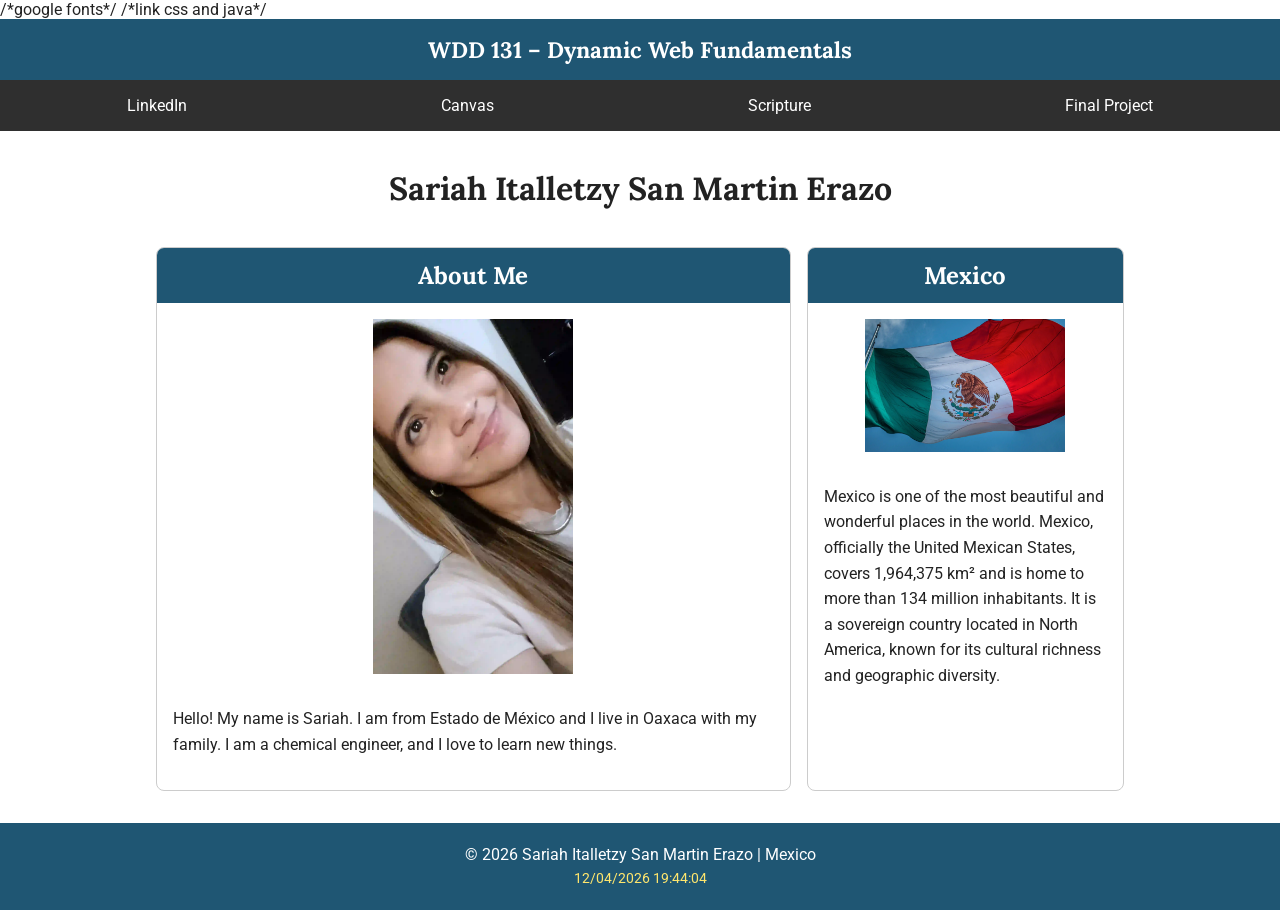
<file: index.html>
<!DOCTYPE html>
<html lang="en">
<head>
    <meta charset="UTF-8">
    <meta name="viewport" content="width=device-width, initial-scale=1.0">
    <title>WDD 131 – Dynamic Web Fundamentals – Sariah Italletzy San Martin Erazo</title>
    <meta name="description" content="Home page for Sariah Italletzy San Martin Erazo in the WDD 131 Dynamic Web Fundamentals course.">
    <meta name="author" content="Sariah Italletzy San Martin Erazo">
    /*google fonts*/
    <link rel="preconnect" href="https://fonts.googleapis.com">
    <link rel="preconnect" href="https://fonts.gstatic.com" crossorigin>
    <link href="https://fonts.googleapis.com/css2?family=Lora:wght@400;700&family=Roboto:wght@400;700&display=swap" rel="stylesheet">
    /*link css and java*/
    <link rel="stylesheet" href="styles/base.css">
    <script src="scripts/getdates.js" defer></script>
</head>
<body>
    <header>
        <span id="course-title">WDD 131 – Dynamic Web Fundamentals</span>
        <nav>
            <a href="https://www.linkedin.com/in/sariah-italletzy-san-martin-erazo-a63098197/">LinkedIn</a>
            <a href="https://byupw.instructure.com/">Canvas</a>
            <a href="https://www.churchofjesuschrist.org/study/scriptures/">Scripture</a>
            <a href="project/">Final Project</a>
        </nav>
    </header>

    <main>
        <h1>Sariah Italletzy San Martin Erazo</h1>
        <section class="card">
            <h2>About Me</h2>
            <img src="images/sise.webp" alt="Portrait of Sariah">
            <p>Hello! My name is Sariah. I am from Estado de México and I live in Oaxaca with my family. I am a chemical engineer, and I love to learn new things.</p>
        </section>

        <section class="card">
            <h2>Mexico</h2>
            <img src="images/mexico-flag.webp" alt="Flag of Mexico">
            <p>Mexico is one of the most beautiful and wonderful places in the world. Mexico, officially the United Mexican States, covers 1,964,375 km² and is home to more than 134 million inhabitants. It is a sovereign country located in North America, known for its cultural richness and geographic diversity.</p>
        </section>
    </main>

    <footer>
        <p>
            &copy; <span id="currentyear"></span>
            Sariah Italletzy San Martin Erazo | Mexico
        </p>
        <p id="lastModified"></p>
    </footer>
</body>
</html>
</file>
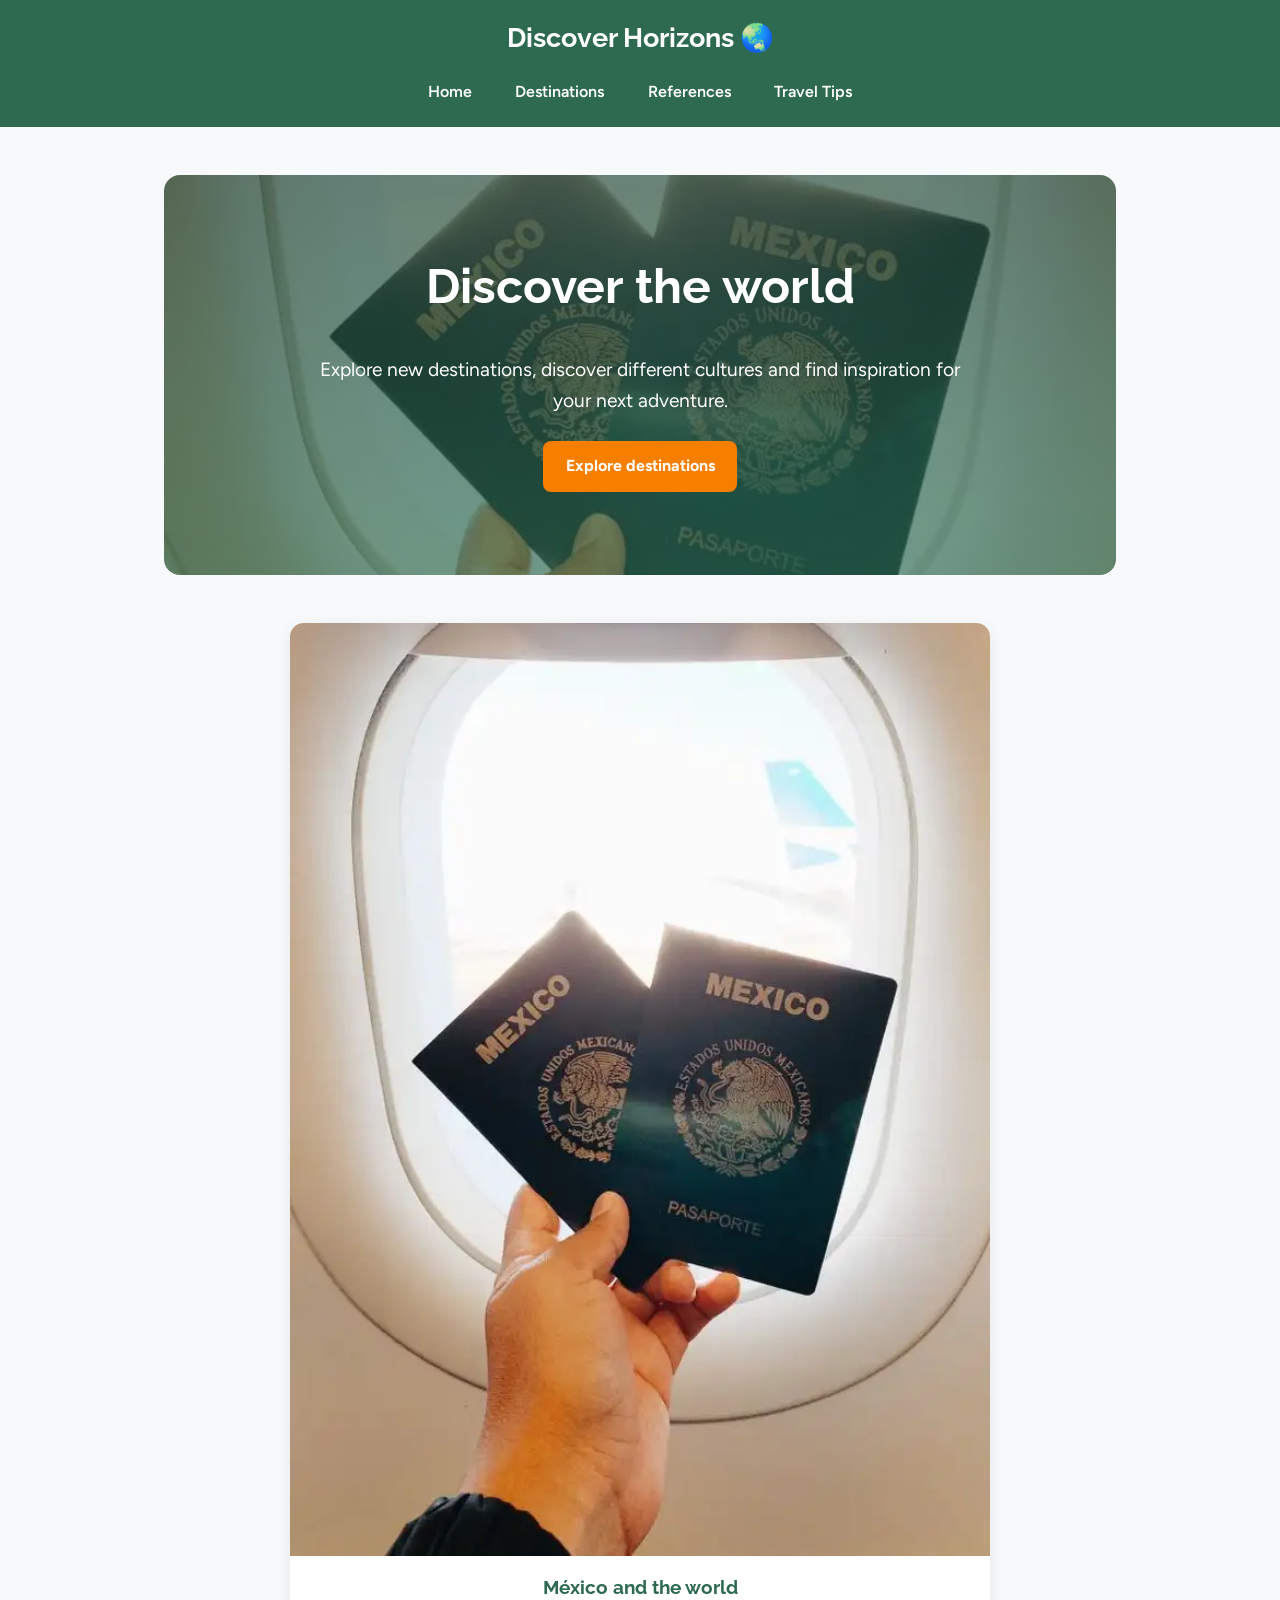
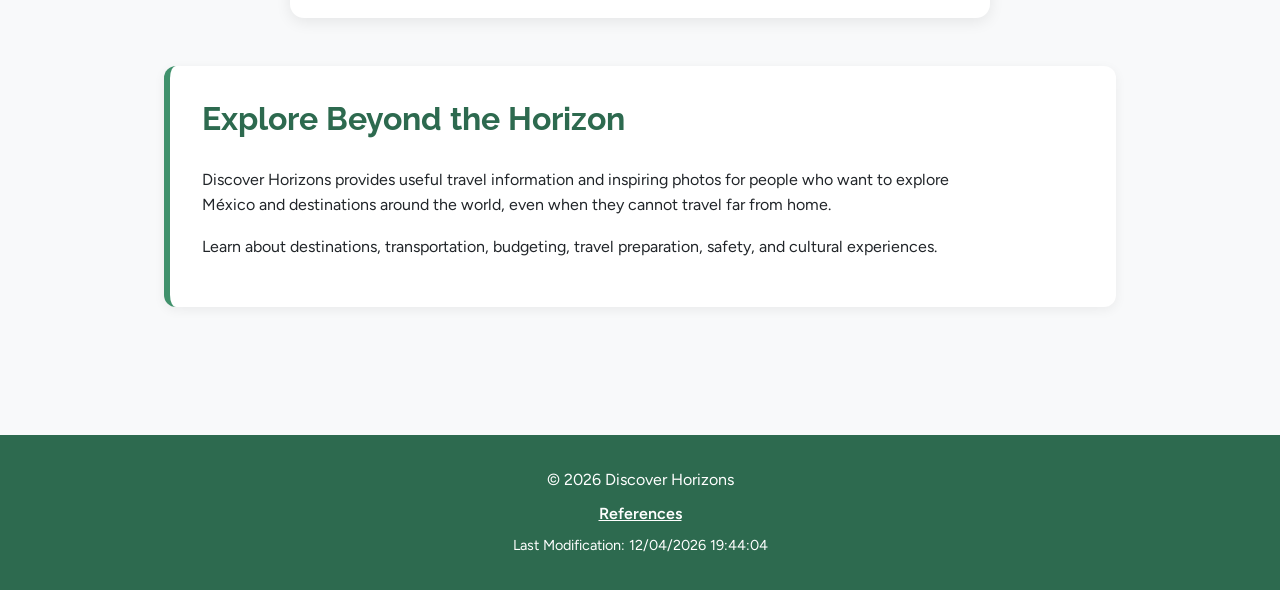
<file: project/index.html>
<!DOCTYPE html>
<html lang="en">
<head>
    <meta charset="UTF-8">
    <meta name="viewport" content="width=device-width, initial-scale=1.0">
    <title>Discover Horizons- Discover México and the world</title>
    <meta name="description" content="A page created for see Mexico and the world">
    <meta name="author" content="Sariah Italletzy San Martin Erazo">
    <link rel="stylesheet" href="styles/project.css">
    <script src="scripts/project.js" defer></script>
    <link rel="preconnect" href="https://fonts.googleapis.com">
    <link rel="preconnect" href="https://fonts.gstatic.com" crossorigin>
    <link href="https://fonts.googleapis.com/css2?family=Figtree:ital,wght@0,300..900;1,300..900&family=Geist+Pixel&family=Google+Sans:ital,opsz,wght@0,17..18,400..700;1,17..18,400..700&family=Raleway:ital,wght@0,100..900;1,100..900&family=Roboto+Mono&display=swap" rel="stylesheet">
</head>
<body>
    <header>
        <div class="site-header">
            <a href="index.html" class="logo">Discover Horizons 🌏</a>
            <nav>
                <a href="index.html">Home</a>
                <a href="destinations.html">Destinations</a>
                <a href="references.html">References</a>
                <a href="travel-tips.html">Travel Tips</a>
            </nav>
        </div>
    </header>
    
    <main>
        <section class="hero">
            <div class="hero-content">
                <h1>Discover the world</h1>
                <p>
                    Explore new destinations, discover different cultures
                    and find inspiration for your next adventure.
                </p>
                <a href="destinations.html" class="button">Explore destinations</a>
            </div>
        </section>

        <div>
            <article>
                <img src="images/index-image.webp"
                     alt="Travel for Mexico and the world"
                     loading="lazy">
                <p>México and the world</p>
            </article>
        </div>

        <section class="intro">
            <h2>Explore Beyond the Horizon</h2>
            <p>
                Discover Horizons provides useful travel information and
                inspiring photos for people who want to explore México and
                destinations around the world, even when they cannot travel
                far from home.
            </p>
            <p>
                Learn about destinations, transportation, budgeting, travel preparation, safety,
                and cultural experiences. 
            </p>
        </section>

    </main>

    <footer>
        <p>&copy; <span id="currentyear"></span>
        Discover Horizons</p>
        <p> 
            <a href="references.html">References</a>
        </p>
        <p id="lastModified"></p>
    </footer>
</body>
</html>
</file>
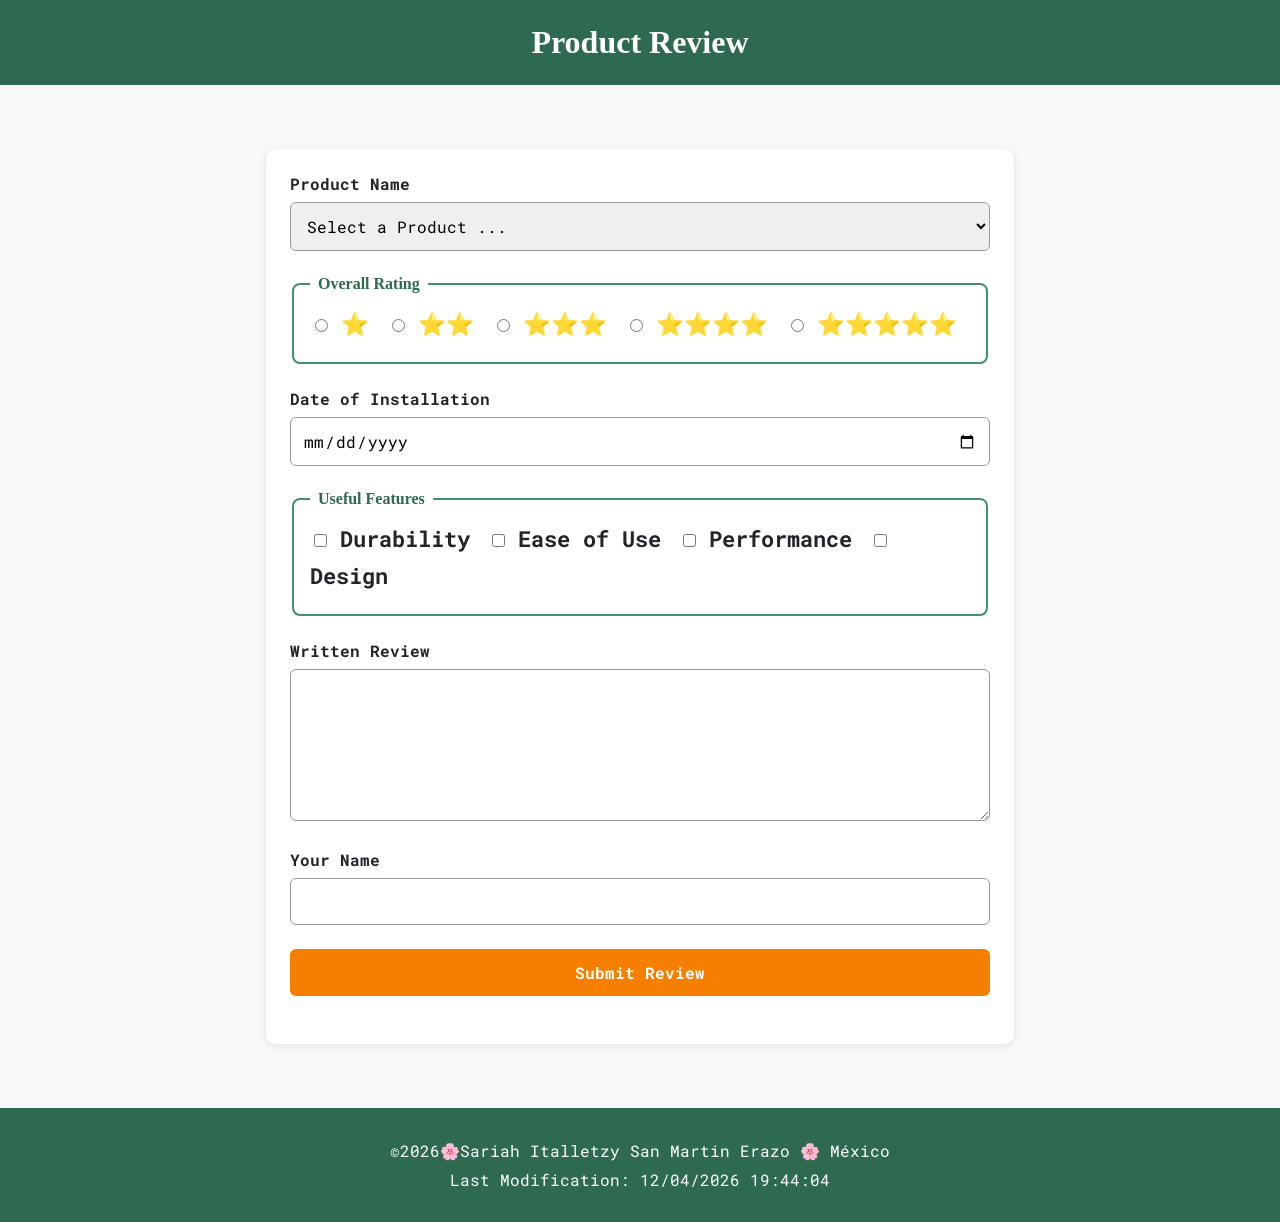
<file: form.html>
<!DOCTYPE html>
<html lang="en">
<head>
    <meta charset="UTF-8">
    <meta name="viewport" content="width=device-width, initial-scale=1.0">
    <title>Product review form</title>
    <meta name="author" content="Sariah Italletzy San Martin Erazo">
    <meta name="description" content="Product review form where users can rate a product, select useful features, provide a written review, and submit their feedback.">
    <link rel="stylesheet" href="styles/form.css">
    <script src="scripts/form.js" defer></script>
    <link rel="preconnect" href="https://fonts.googleapis.com">
    <link rel="preconnect" href="https://fonts.gstatic.com" crossorigin><link href="https://fonts.googleapis.com/css2?family=Geist+Pixel&family=Google+Sans:ital,opsz,wght@0,17..18,400..700;1,17..18,400..700&family=Raleway:ital,wght@0,100..900;1,100..900&family=Roboto+Mono&display=swap" rel="stylesheet">

</head>
<body>
    <header>
        <h1>Product Review</h1>
    </header>
    
    <main>
        <form method="get" action="review.html">
            <div>
                <label for="productName">Product Name</label>
                <select id="productName" name="productName" required>
                    <option value="" disabled selected>Select a Product ...</option>
                </select> 
            </div>
            <fieldset>
                <legend>Overall Rating</legend>
                <input type="radio" id="rating1" name="rating" value="1" required>
                <label for="rating1">⭐</label>
                <input type="radio" id="rating2" name="rating" value="2" required>
                <label for="rating2">⭐⭐</label>
                <input type="radio" id="rating3" name="rating" value="3" required>
                <label for="rating3">⭐⭐⭐</label>
                <input type="radio" id="rating4" name="rating" value="4" required>
                <label for="rating4">⭐⭐⭐⭐</label>
                <input type="radio" id="rating5" name="rating" value="5" required>
                <label for="rating5">⭐⭐⭐⭐⭐</label>
            </fieldset>
            <div>
                <label for="installDate">Date of Installation</label>
                <input type="date" id="installDate" name="installDate" required>
            </div>

            <fieldset>
                <legend>Useful Features</legend>
                <input type="checkbox" id="durability" name="features" value="Durability">
                <label for="durability">Durability</label>
                <input type="checkbox" id="ease" name="features" value="Ease of Use">
                <label for="ease">Ease of Use</label>
                <input type="checkbox" id="performance" name="features" value="Performance">
                <label for="performance">Performance</label>
                <input type="checkbox" id="design" name="features" value="Design">
                <label for="design">Design</label>
            </fieldset>
            <div>
                <label for="review">Written Review</label>
                <textarea id="review" name="review" rows="6" cols="40"></textarea>
            </div>
            <div>
                <label for="userName">Your Name</label>
                <input type="text" id="userName" name="userName">
            </div>
            <div>
                <input type="submit" value="Submit Review">
            </div>
            
        </form>
    </main>

    <footer>
        <p>&copy;<span id="currentyear"></span>🌸Sariah Italletzy San Martin Erazo 🌸 México </p>
        <p id="lastModified"></p>
    </footer>
</body>
</html>
</file>
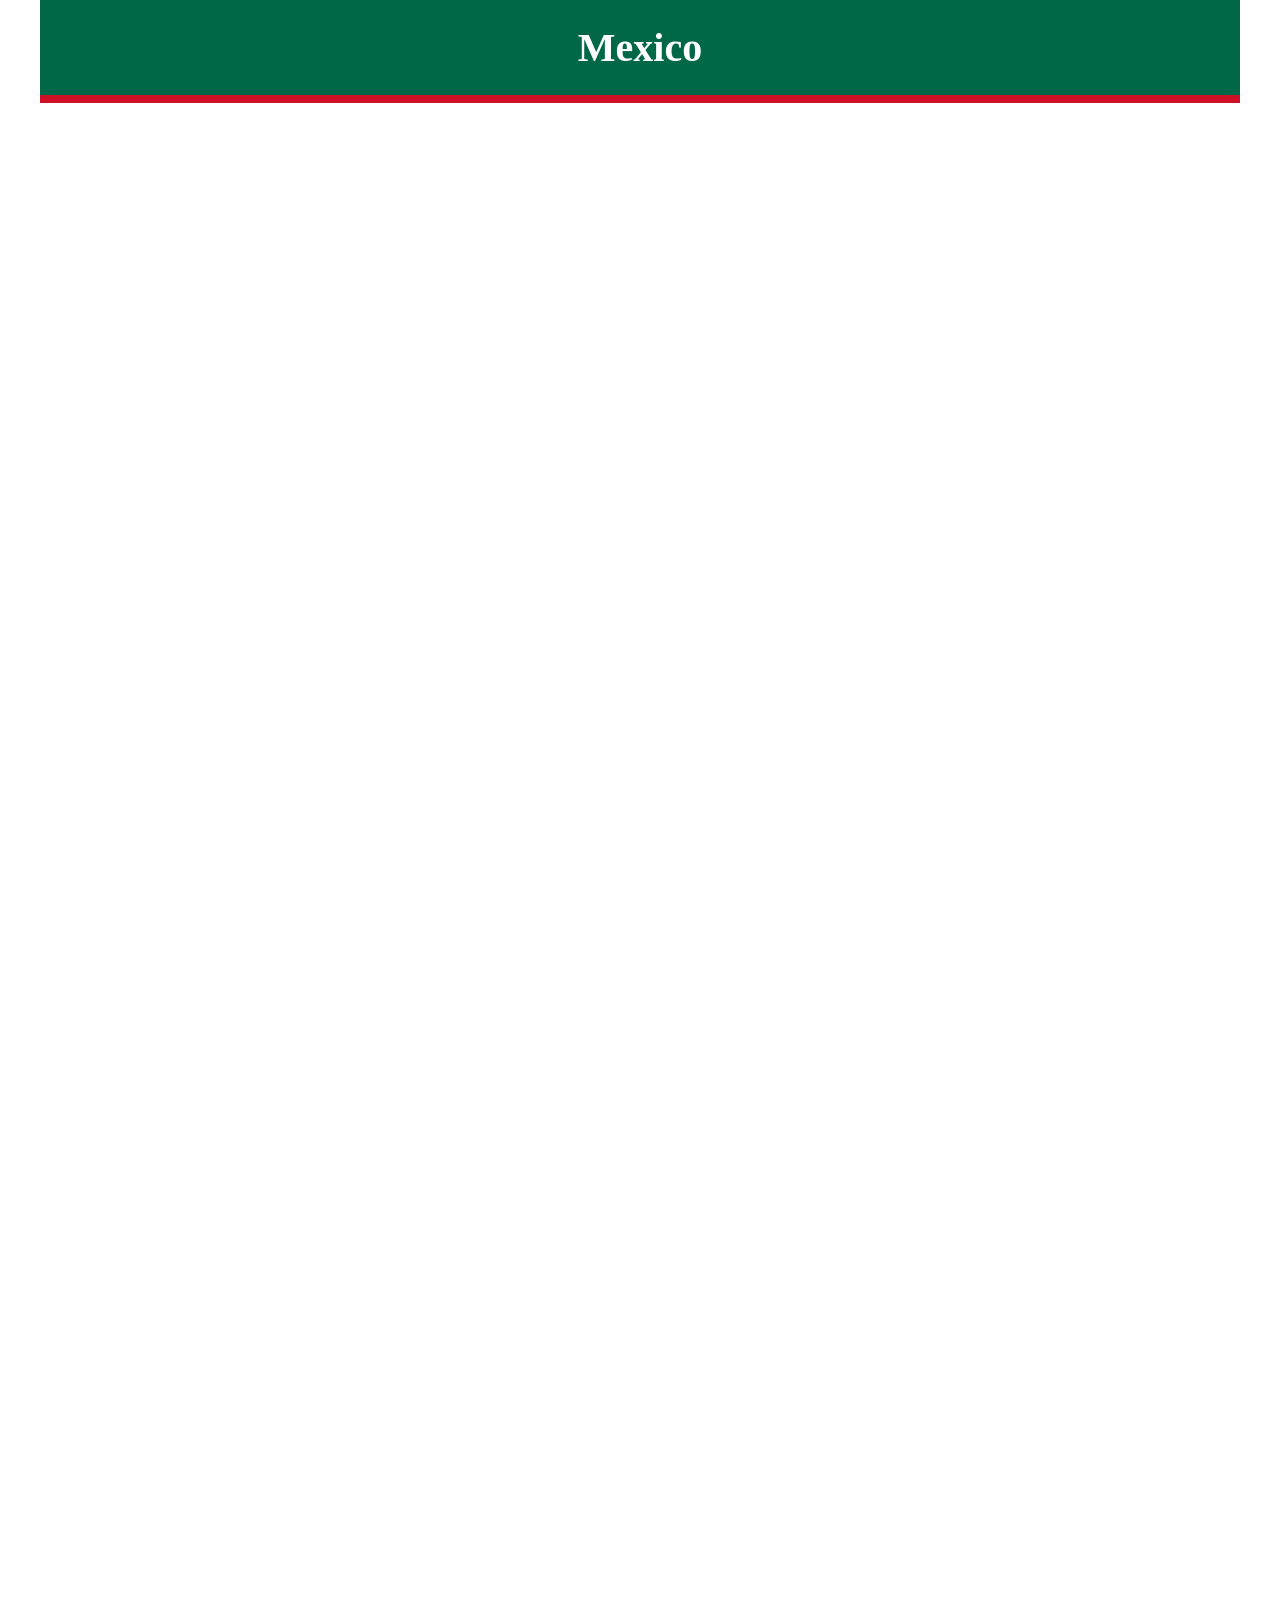
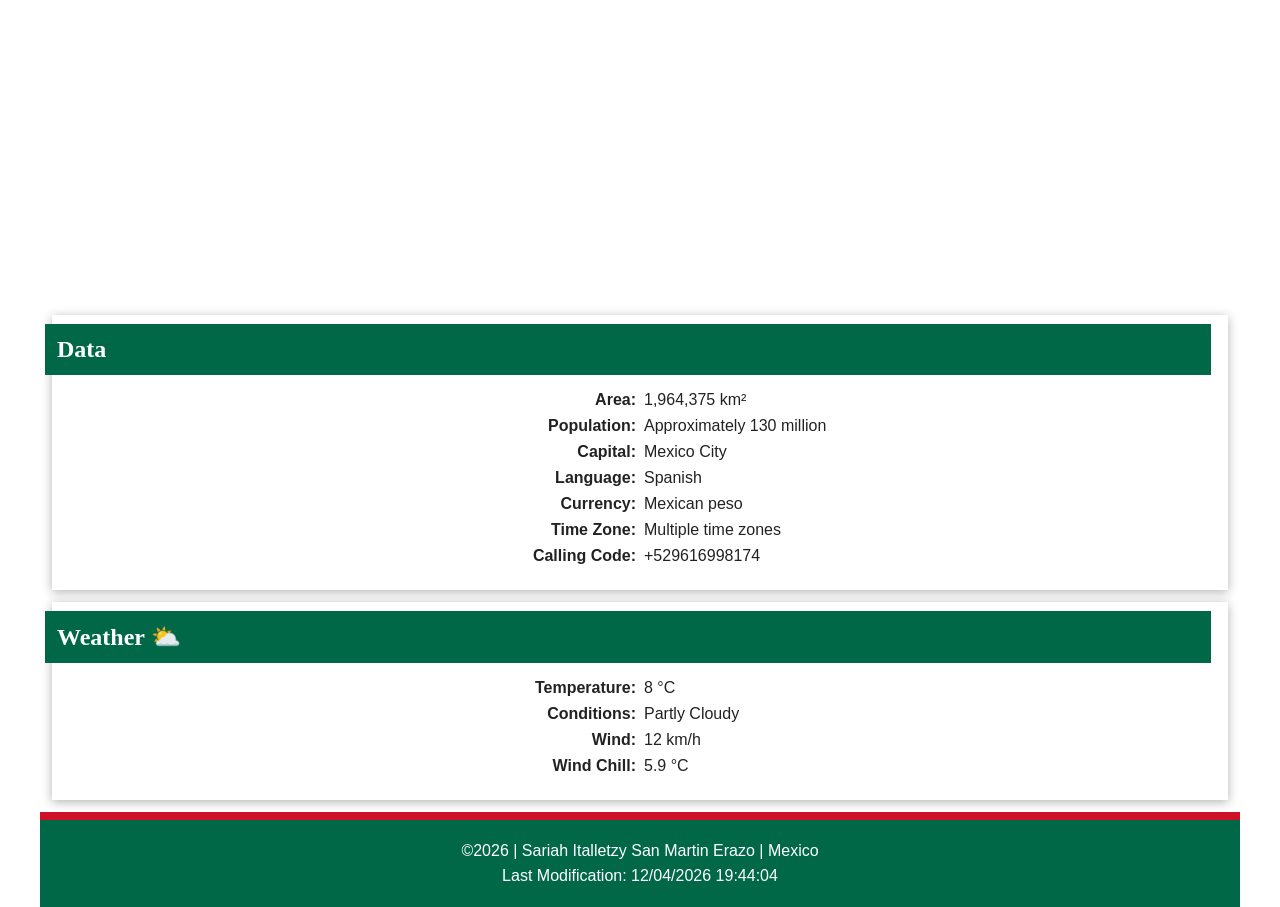
<file: place.html>
<!DOCTYPE html>
<html lang="en">
<head>
    <meta charset="UTF-8">
    <meta name="viewport" content="width=device-width, initial-scale=1.0">

    <meta
        name="description"
        content="A responsive page presenting information and weather conditions for Mexico."
    >
    <meta
        name="author"
        content="Sariah Italletzy San Martin Erazo"
    >

    <title>Mexico | Place Page</title>

    <link rel="stylesheet" href="styles/place.css">
    <script src="scripts/place.js" defer></script>
</head>

<body>
    <header>
        <h1>Mexico</h1>
    </header>

    <main>
        <picture class="hero">
            <source
                srcset="images/mexico-large.webp"
                media="(min-width: 700px)"
            >
            <img
                src="images/mexico-small.webp"
                alt="Landscape representing Mexico"
                width="400"
                height="600"
            >
        </picture>

        <section class="information-card data">
            <h2>Data</h2>

            <dl>
                <div>
                    <dt>Area:</dt>
                    <dd>1,964,375 km²</dd>
                </div>

                <div>
                    <dt>Population:</dt>
                    <dd>Approximately 130 million</dd>
                </div>

                <div>
                    <dt>Capital:</dt>
                    <dd>Mexico City</dd>
                </div>

                <div>
                    <dt>Language:</dt>
                    <dd>Spanish</dd>
                </div>

                <div>
                    <dt>Currency:</dt>
                    <dd>Mexican peso</dd>
                </div>

                <div>
                    <dt>Time Zone:</dt>
                    <dd>Multiple time zones</dd>
                </div>

                <div>
                    <dt>Calling Code:</dt>
                    <dd>+529616998174</dd>
                </div>
            </dl>
        </section>

        <section class="information-card weather">
            <h2>Weather</h2>

            <img
                class="weather-icon"
                src="images/weather.svg"
                alt="Partly cloudy weather"
                width="64"
                height="64"
            >

            <dl>
                <div>
                    <dt>Temperature:</dt>
                    <dd><span id="temperature">8</span> °C</dd>
                </div>

                <div>
                    <dt>Conditions:</dt>
                    <dd>Partly Cloudy</dd>
                </div>

                <div>
                    <dt>Wind:</dt>
                    <dd><span id="wind-speed">12</span> km/h</dd>
                </div>

                <div>
                    <dt>Wind Chill:</dt>
                    <dd><span id="wind-chill">N/A</span></dd>
                </div>
            </dl>
        </section>
    </main>

    <footer>
        <p>
            ©<span id="currentyear"></span>
            | Sariah Italletzy San Martin Erazo
            | Mexico
        </p>

        <p id="lastModified"></p>
    </footer>
</body>
</html>
</file>
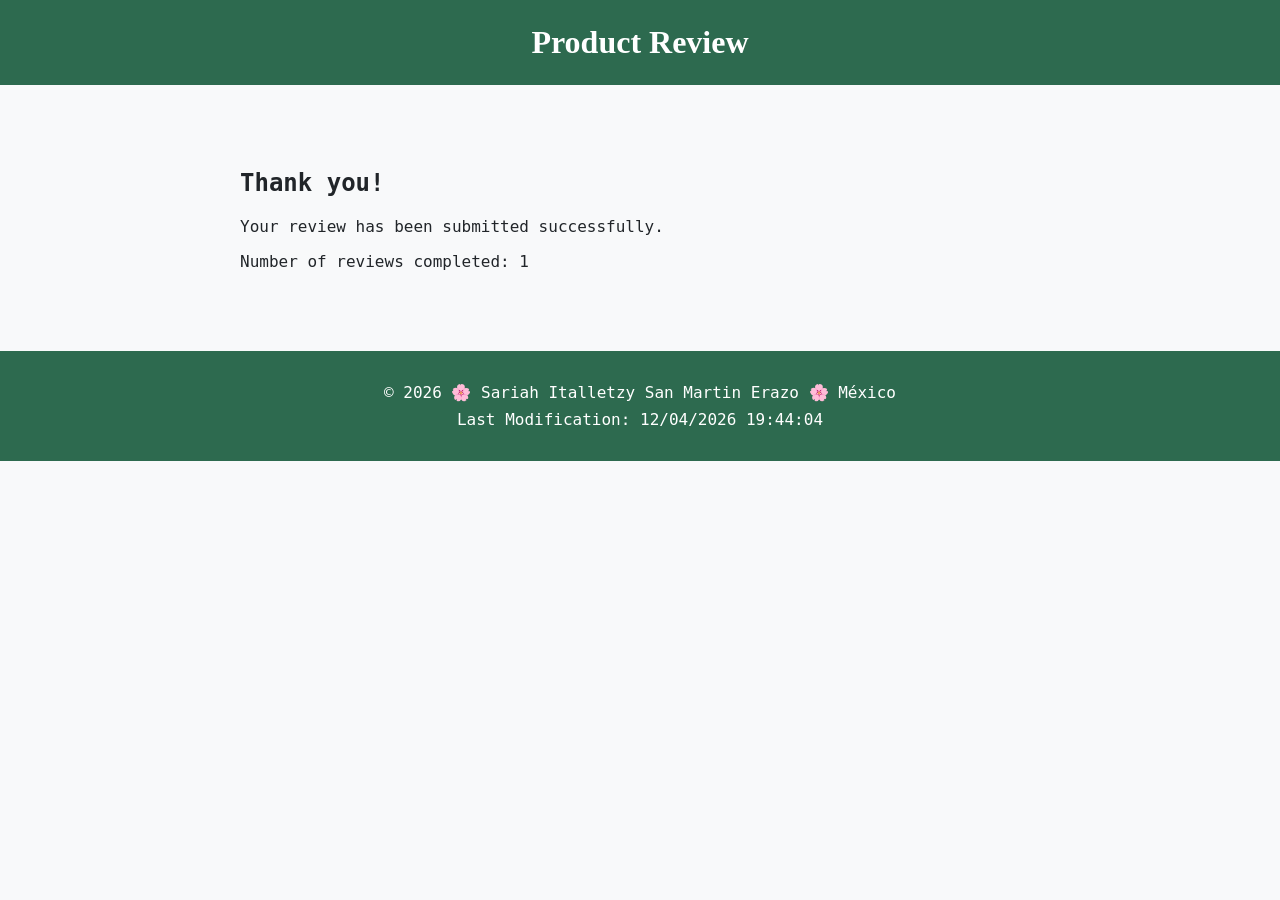
<file: review.html>
<!DOCTYPE html>
<html lang="en">
<head>
    <meta charset="UTF-8">
    <meta name="viewport" content="width=device-width, initial-scale=1.0">

    <title>Product Review Confirmation</title>

    <meta name="author" content="Sariah Italletzy San Martin Erazo">
    <meta name="description" content="Page confirming that the product review was successfully submitted.">

    <link rel="stylesheet" href="styles/form.css">
    <script src="scripts/review.js" defer></script>
</head>

<body>
    <header>
        <h1>Product Review</h1>
    </header>

    <main>
        <h2>Thank you!</h2>

        <p>Your review has been submitted successfully.</p>

        <p id="reviewCount"></p>
    </main>

    <footer>
        <p>
            &copy; <span id="currentyear"></span>
            🌸 Sariah Italletzy San Martin Erazo 🌸 México
        </p>

        <p id="lastModified"></p>
    </footer>
</body>
</html>
</file>
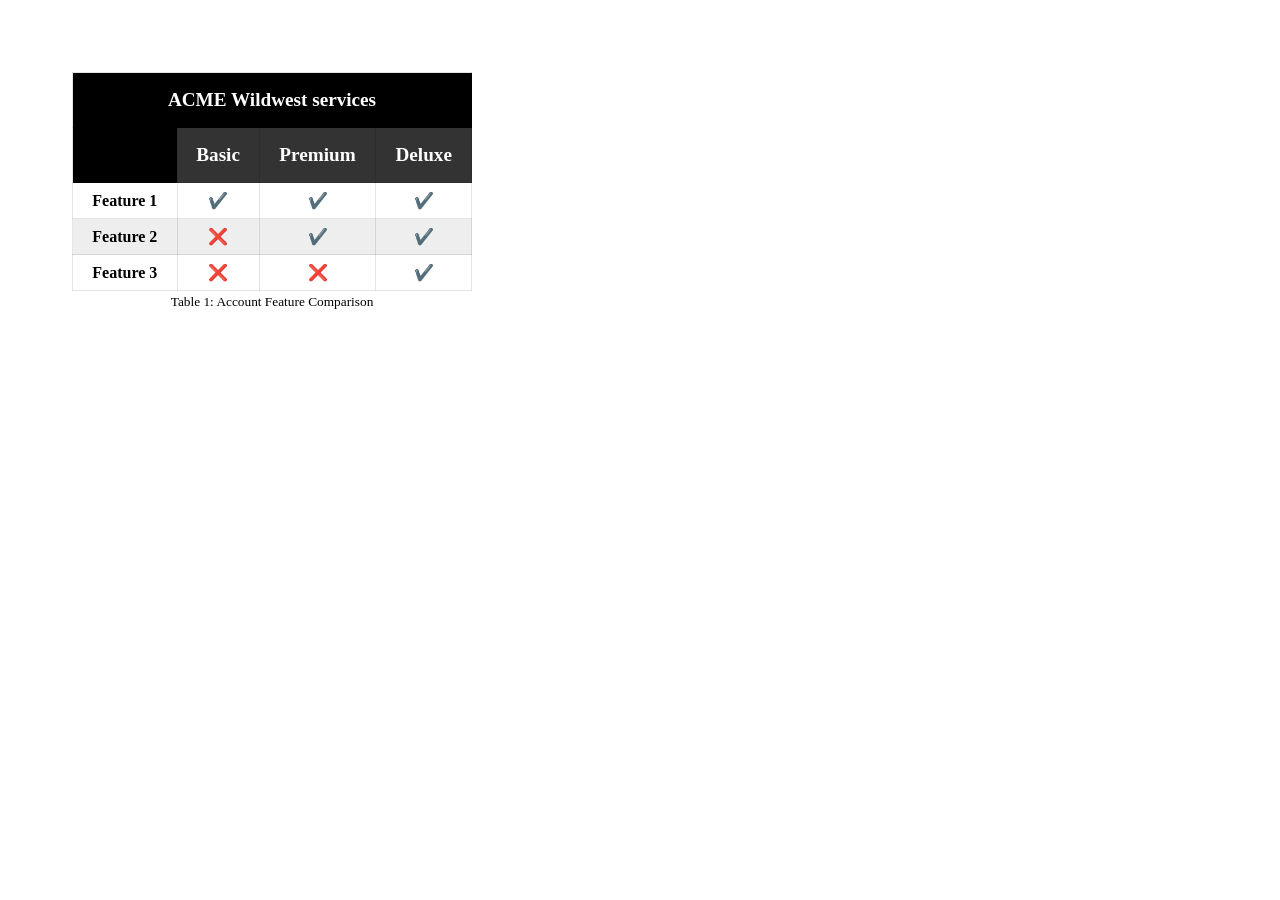
<file: TABLE-ACME.html>
<!DOCTYPE html>
<html lang="en">
<head>
    <meta charset="UTF-8">
    <meta name="viewport" content="width=device-width, initial-scale=1.0">
    <title>TABLE</title>
    <meta name="description" content="page for the table ACME">
    <meta name="author" name="Sariah Italletzy San Martin Erazo">
    <link rel="stylesheet" href="styles/TABLE-ACME.CSS">
</head>

<body>
    <table>
        <thead>
            <tr>
                <th colspan="4">ACME Wildwest services</th>
            </tr>
            <tr>
                <td class="blank"></td>
                <th>Basic</th>
                <th>Premium</th>
                <th>Deluxe</th>
            </tr>
        </thead>
        <tbody>
            <tr>
                <th>Feature 1</th>
                <td>✔️</td>
                <td>✔️</td>
                <td>✔️</td>
            </tr>
            <tr>
                <th>Feature 2</th>
                <td>❌</td>
                <td>✔️</td>
                <td>✔️</td>
            </tr>
            <tr>
                <th>Feature 3</th>
                <td>❌</td>
                <td>❌</td>
                <td>✔️</td>
            </tr>
        </tbody>

        <caption>Table 1: Account Feature Comparison</caption>
        
    </table>
</body>
</html>
</file>
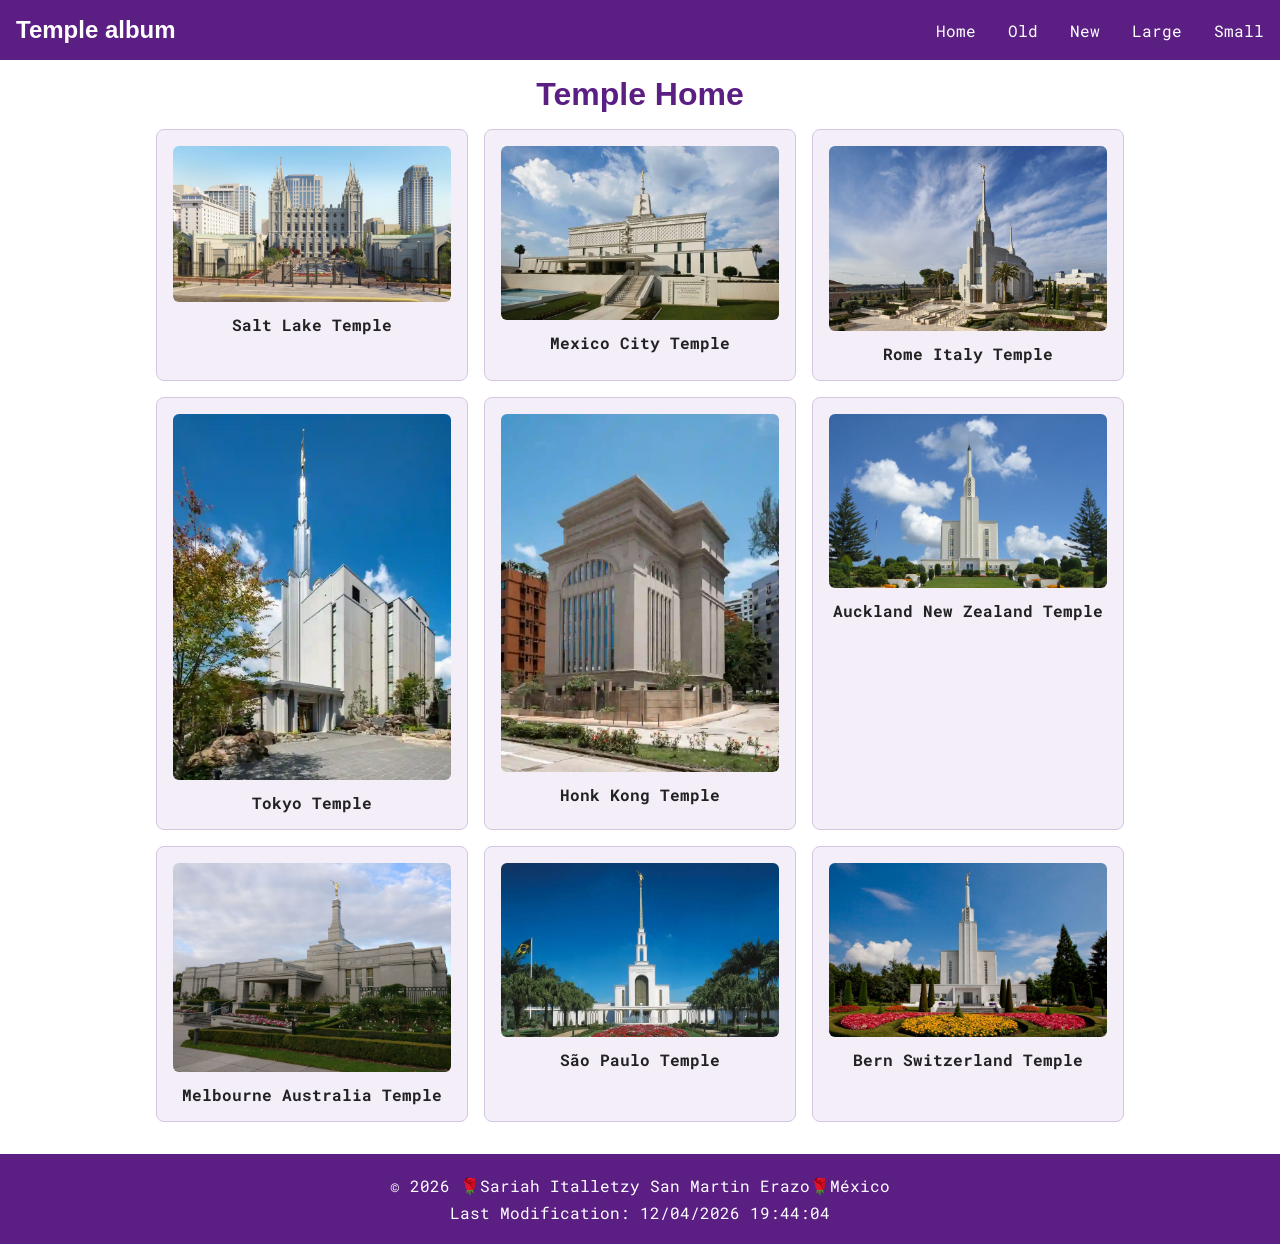
<file: temples.html>
<!DOCTYPE html>
<html lang="en">
<head>
    <meta charset="UTF-8">
    <meta name="viewport" content="width=device-width, initial-scale=1.0">
    <title>Temple Album</title>
    <meta name="author" content="Sariah Italletzy San Martin Erazo">
    <meta name="description" content="Responsive Temple Album page displaying temples from around the world for the WDD 131 Dynamic Web Fundamentals course.">
    <link rel="preconnect" href="https://fonts.googleapis.com">
    <link rel="preconnect" href="https://fonts.gstatic.com" crossorigin>
    <link href="https://fonts.googleapis.com/css2?family=Geist+Pixel&family=Roboto+Mono:ital,wght@0,100..700;1,100..700&display=swap" rel="stylesheet">
    <link rel="stylesheet" href="styles/temples.css">
    <link rel="stylesheet" href="styles/temples-large.css">
    <script src="scripts/temples.js" defer></script>
</head>
<body>
    <header>
        <h2>Temple album </h2>
        <button
        id="menu"
        type="button"
        aria-label="Open navigation menu"
        ></button>
        <nav class="navigation">
           <a href="#">Home</a>
           <a href="#">Old</a>
           <a href="#">New</a>
           <a href="#">Large</a>
           <a href="#">Small</a>
        </nav>
    </header>
    <main>
        <h1>Temple Home</h1>
        <div class="container">
            <figure>
                <img src="images/salt_lake.jpeg" alt="Salt Lake Temple">
                <figcaption>Salt Lake Temple</figcaption>
            </figure>
            <figure>
                <img src="images/mexico_city_temple.webp" alt="Mexico City Temple">
                <figcaption>Mexico City Temple</figcaption>
            </figure>
            <figure>
                <img src="images/rome_italy.jpeg" alt="Rome Italy Temple">
                <figcaption>Rome Italy Temple</figcaption>
            </figure>
            <figure>
                <img src="images/tokyo_japan.webp" alt="Tokyo Japon Temple">
                <figcaption>Tokyo Temple</figcaption>
            </figure>
            <figure>
                <img src="images/hong_kong_china.webp" alt="Honk kong Temple">
                <figcaption>Honk Kong Temple</figcaption>
            </figure>
            <figure>
                <img src="images/hamilton_new_zealand.jpeg" alt="Auckland New Zealand Temple">
                <figcaption>Auckland New Zealand Temple</figcaption>
            </figure>
            <figure>
                <img src="images/melbourne_australia.jpeg" alt="Melbourne Australia Temple">
                <figcaption>Melbourne Australia Temple</figcaption>
            </figure>
            <figure>
                <img src="images/sao_paulo_brazil.webp" alt="São Paulo">
                <figcaption>São Paulo Temple</figcaption>
            </figure>
            <figure>
                <img src="images/bern_switzerland.jpeg" alt="Bern Switzerland Temple ">
                <figcaption>Bern Switzerland Temple</figcaption>
            </figure>
        </div>
    </main>
    <footer>
        <p>&copy; <span id="currentyear"></span>
            🌹Sariah Italletzy San Martin Erazo🌹México </p>
            <p id="lastModified"></p>
    </footer>
</body>
</html>
</file>
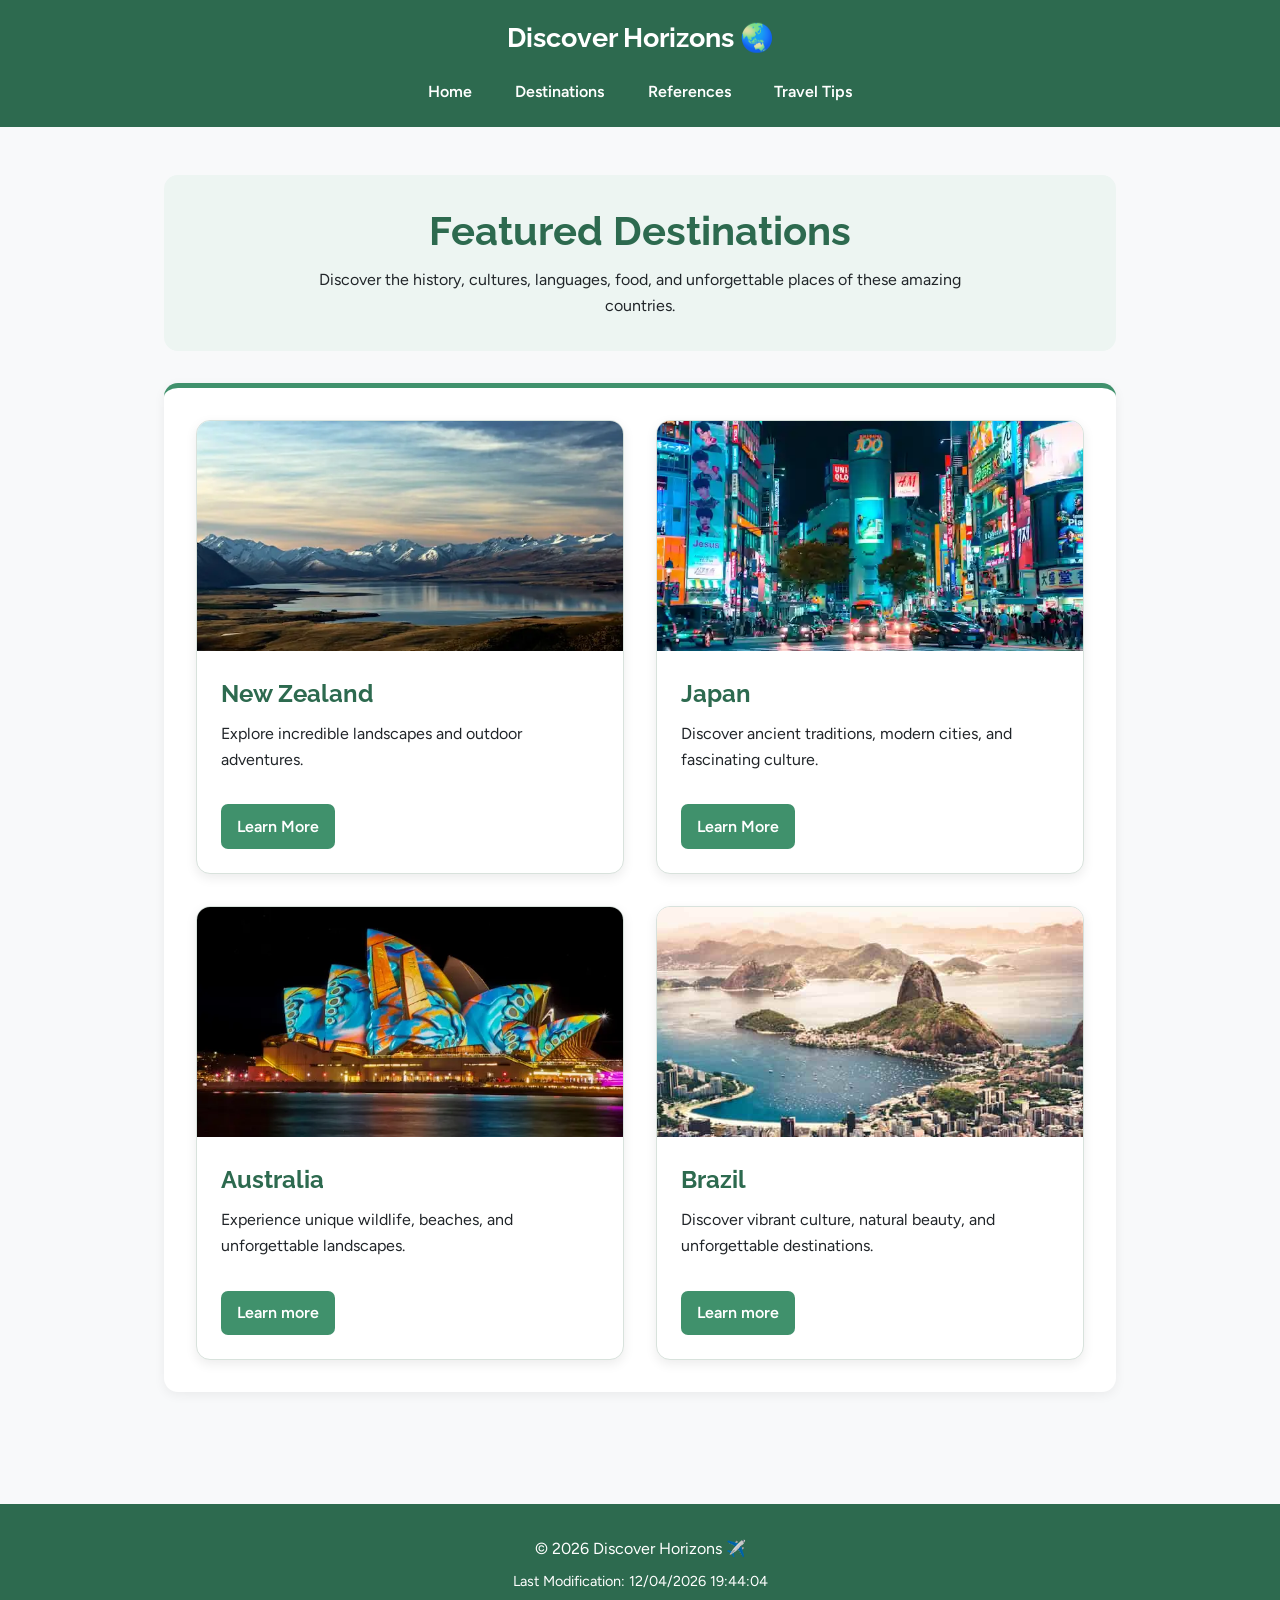
<file: project/destinations.html>
<!DOCTYPE html>
<html lang="en">
<head>
    <meta charset="UTF-8">
    <meta name="viewport" content="width=device-width, initial-scale=1.0">
    <title>Destinations page</title>
    <meta name="author" content="Sariah Italletzy San Martin Erazo">
    <meta name="description" content="Page about destinations complement the principal page">
    <script src="scripts/project.js" defer></script>
    <link rel="stylesheet" href="styles/project.css">
    <link rel="preconnect" href="https://fonts.googleapis.com">
    <link rel="preconnect" href="https://fonts.gstatic.com" crossorigin>
    <link href="https://fonts.googleapis.com/css2?family=Figtree:ital,wght@0,300..900;1,300..900&family=Geist+Pixel&family=Google+Sans:ital,opsz,wght@0,17..18,400..700;1,17..18,400..700&family=Raleway:ital,wght@0,100..900;1,100..900&family=Roboto+Mono&display=swap" rel="stylesheet">
</head>
<body>
    <header>
        <div class="site-header">
            <a href="index.html" class="logo">Discover Horizons 🌏</a>
            <nav>
                <a href="index.html">Home</a>
                <a href="destinations.html">Destinations</a>
                <a href="references.html">References</a>
                <a href="travel-tips.html">Travel Tips</a>
            </nav>
        </div>
    </header>
    
    <main>
        <section class="featured" id="destinations">
            <h1>Featured Destinations</h1>
            <p>
                Discover the history, cultures, languages, food, and
                unforgettable places of these amazing countries.
            </p>
        </section>

        <section class="destination-grid">
            <article class="destination-card">
                <img src="images/nueva-zelanda.webp"
                alt="Mountain landscape in New Zealand"
                loading="lazy">
                <div class="card-content">
                    <h3>New Zealand</h3>
                    <p>
                        Explore incredible landscapes and outdoor adventures.
                    </p>
                    <a href="travel-tips.html?destination=new-zealand">Learn More</a>
                </div>
            </article>

            <article class="destination-card">
                <img src="images/Japon.webp"
                alt="Traditional temple in Japan"
                loading="lazy">
                <div class="card-content">
                    <h3>Japan</h3>
                    <p>
                        Discover ancient traditions, modern cities, and fascinating culture.
                    </p>
                    <a href="travel-tips.html?destination=japan">Learn More</a>
                </div>
            </article>

            <article class="destination-card">
                <img src="images/Australia.webp"
                alt="Australian coastal landscape"
                loading="lazy">

                <div class="card-content">
                    <h3>Australia</h3>
                    <p>
                        Experience unique wildlife, beaches, and unforgettable landscapes.
                    </p>
                    <a href="travel-tips.html?destination=australia">Learn more</a>
                </div>
            </article>

            <article class="destination-card">
                <img src="images/Brazil.webp"
                alt="Brazilian natural landscape"
                loading="lazy">

                <div class="card-content">
                    <h3>Brazil</h3>
                    <p>
                        Discover vibrant culture, natural beauty,
                        and unforgettable destinations.
                    </p>
                    <a href="travel-tips.html?destination=brazil">Learn more</a>
                </div>
            </article>
        </section>
    </main>

    <footer>
        <p>&copy; <span id="currentyear"></span>
        Discover Horizons ✈️</p>
        <p id="lastModified"></p>

    </footer>
</body>
</html>
</file>
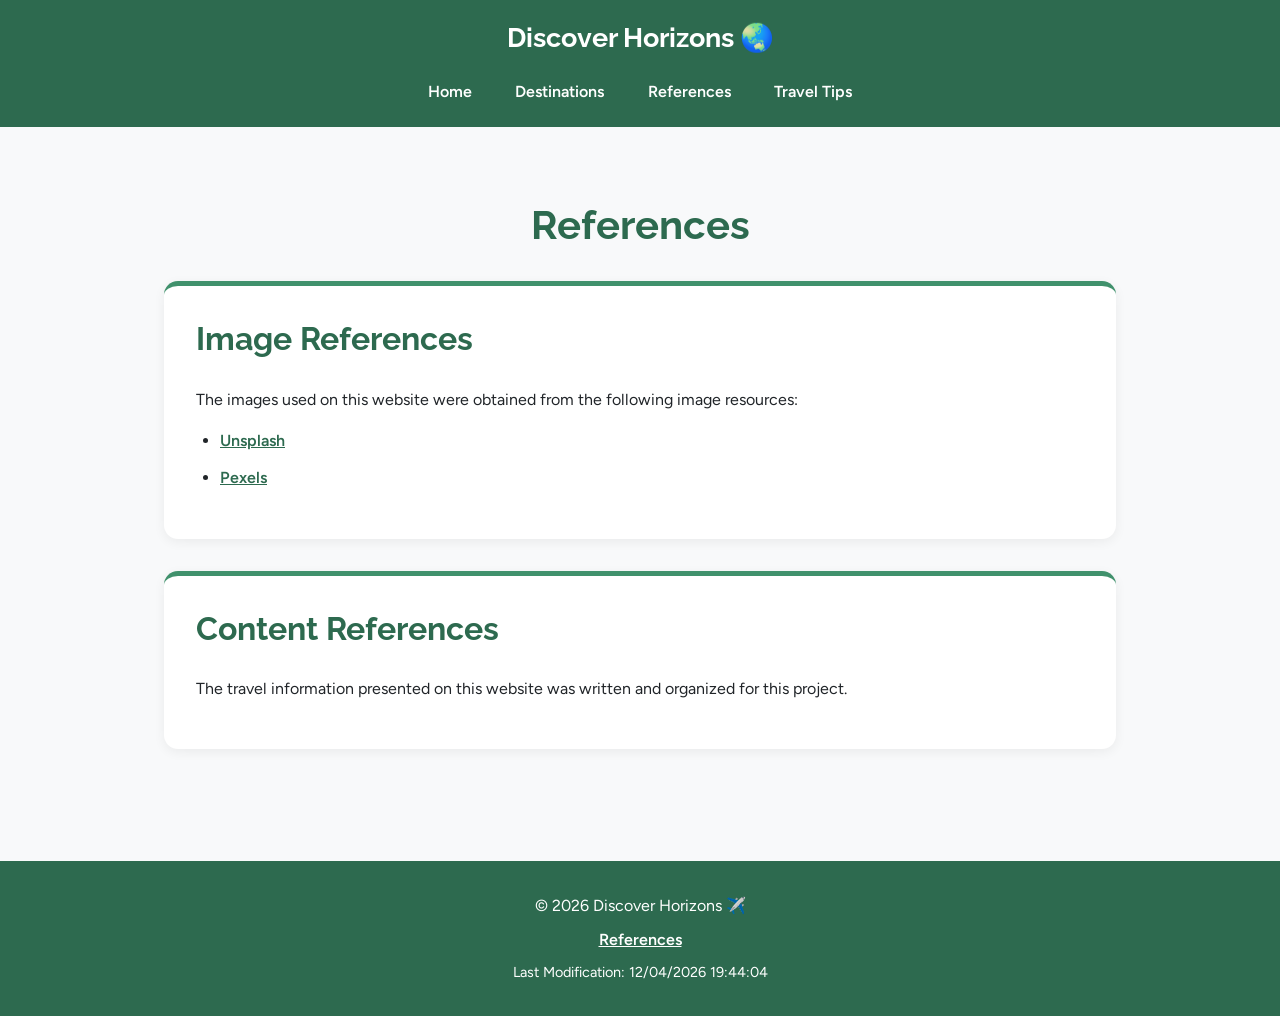
<file: project/references.html>
<!DOCTYPE html>
<html lang="en">
<head>
    <meta charset="UTF-8">
    <meta name="viewport" content="width=device-width, initial-scale=1.0">
    <title>Page of References</title>
    <meta name="description" content="A page created for see Mexico and the world">
    <meta name="Author" content="Sariah Italletzy San Martin Erazo">
    <link rel="stylesheet" href="styles/project.css">
    <script src="scripts/project.js" defer></script>
    <link rel="preconnect" href="https://fonts.googleapis.com">
    <link rel="preconnect" href="https://fonts.gstatic.com" crossorigin>
    <link href="https://fonts.googleapis.com/css2?family=Figtree:ital,wght@0,300..900;1,300..900&family=Geist+Pixel&family=Google+Sans:ital,opsz,wght@0,17..18,400..700;1,17..18,400..700&family=Raleway:ital,wght@0,100..900;1,100..900&family=Roboto+Mono&display=swap" rel="stylesheet">
</head>

<body>
    <header>
        <div class="site-header">
            <a href="index.html" class="logo">Discover Horizons 🌏</a>
            <nav>
                <a href="index.html">Home</a>
                <a href="destinations.html">Destinations</a>
                <a href="references.html">References</a>
                <a href="travel-tips.html">Travel Tips</a>
            </nav>
        </div>
    </header>

    <main>
        <h1>References</h1>
        <section>
            <h2>Image References</h2>
            <p>
                The images used on this website were obtained from
                the following image resources: 
            </p>
            <ul>
                <li>
                    <a href="https://unsplash.com/es">Unsplash</a>
                </li>
                <li>
                    <a href="https://www.pexels.com/es-es/">Pexels</a>
                </li>
            </ul>
        </section>
        
        <section>
            <h2>Content References</h2>
            <p>
                The travel information presented on this website
                was written and organized for this project.
            </p>
        </section>
    </main>
    
    <footer>
        <p>
            &copy; <span id="currentyear"></span>
            Discover Horizons ✈️
        </p>
        <p>
            <a href="references.html">References</a>
        </p>
        <p id="lastModified"></p>
    </footer>
</body>
</html>
</file>
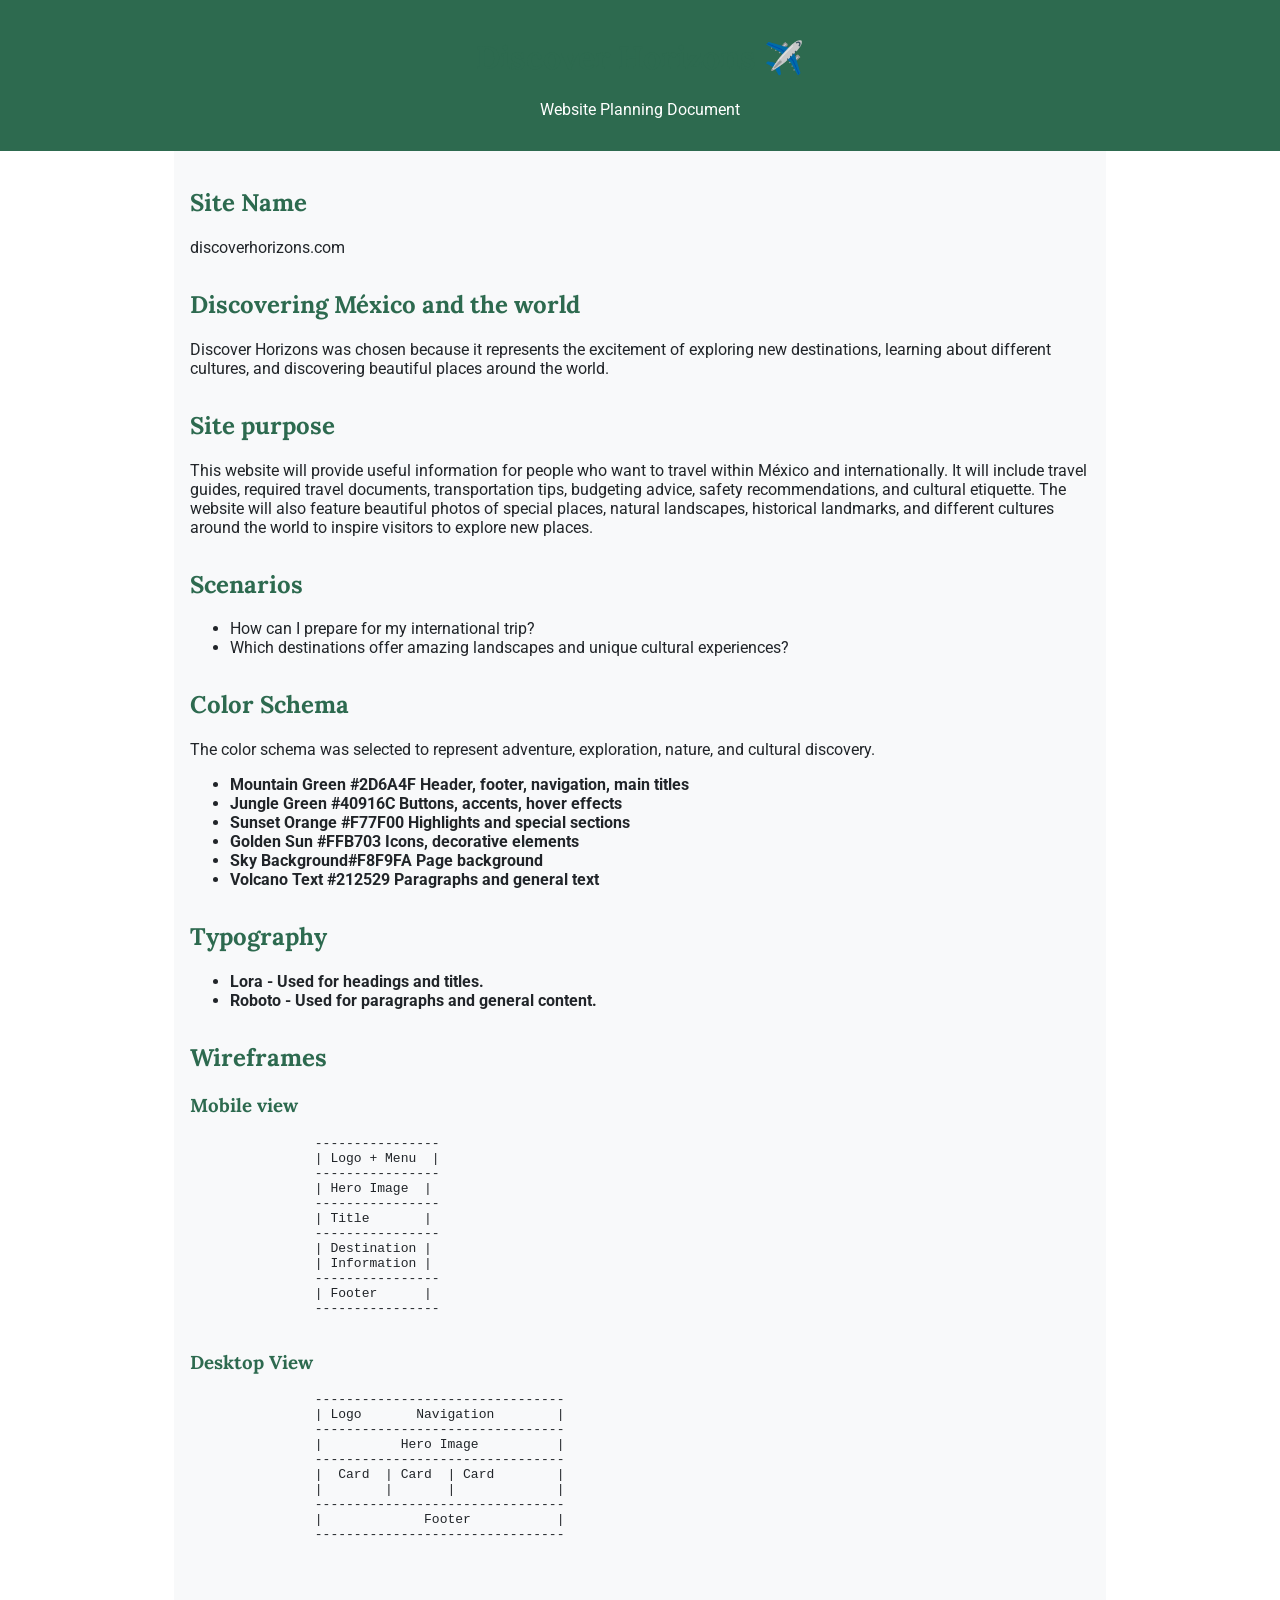
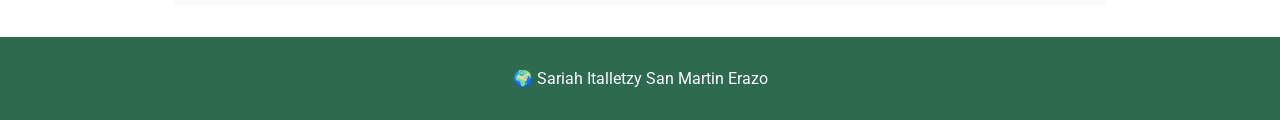
<file: project/siteplan.html>
<!DOCTYPE html>
<html lang="en">
<head>
    <meta charset="UTF-8">
    <meta name="viewport" content="width=device-width, initial-scale=1.0">
    <title>Discover Horizons: Discovering México and the world.</title>
    <meta name="description" content="The website project about information for people who want to travel and photos of special places.">
    <meta name="author" content="Sariah Italletzy San Martin Erazo" >
    <link rel="stylesheet" href="siteplan.css">
    <link rel="preconnect" href="https://fonts.googleapis.com">
    <script src="scripts/project.js" defer></script>
    <link rel="preconnect" href="https://fonts.gstatic.com" crossorigin>
    <link href="https://fonts.googleapis.com/css2?family=Lora:wght@400;700&family=Roboto:wght@300;400;700&display=swap" rel="stylesheet">
</head>
<body>
    <header>
        <h1>Discover Horizons ✈️</h1>
        <p>Website Planning Document</p>
    </header>
    
    <main>
        <section>
            <h2>Site Name</h2>
            <p>discoverhorizons.com</p>
        </section>
        <section>
            <h2>Discovering México and the world</h2>
            <p>Discover Horizons was chosen because it represents the excitement of exploring 
                new destinations, learning about different cultures, and discovering beautiful places around the world.</p>
        </section>
        
        <section>
            <h2>Site purpose</h2>
            <p>This website will provide useful information for people who want to travel within México and internationally.
                It will include travel guides, required travel documents, transportation tips, budgeting advice, safety recommendations, and cultural etiquette.
                The website will also feature beautiful photos of special places, natural landscapes, historical landmarks, and different cultures around the world to inspire visitors to explore new places. </p>
        </section>
    
        <section>
            <h2>Scenarios</h2>
            <ul>
                <li>How can I prepare for my international trip?</li>
                <li>Which destinations offer amazing landscapes and unique cultural experiences?</li>
            </ul>
        </section>
        
        <section>
            <h2>Color Schema</h2>
            <p>The color schema was selected to represent adventure, exploration, nature, and cultural discovery.</p>
            <ul>
                <li><strong>Mountain Green #2D6A4F Header, footer, navigation, main titles </strong> </li>
                <li><strong>Jungle Green #40916C Buttons, accents, hover effects </strong> </li>
                <li><strong>Sunset Orange #F77F00 Highlights and special sections</strong> </li>
                <li><strong>Golden Sun #FFB703 Icons, decorative elements</strong> </li>
                <li><strong>Sky Background#F8F9FA Page background </strong> </li>
                <li><strong>Volcano Text #212529 Paragraphs and general text</strong></li>
            </ul>
        </section>

        <section>
            <h2>Typography</h2>
            <ul>
                <li><strong>Lora - Used for headings and titles.</strong></li>
                <li><strong>Roboto - Used for paragraphs and general content.</strong></li>
            </ul>
        </section>

        <section>
            <h2>Wireframes</h2>
            <h3>Mobile view</h3>
            <pre>
                ----------------
                | Logo + Menu  |
                ----------------
                | Hero Image  |
                ----------------
                | Title       |
                ----------------
                | Destination |
                | Information |
                ----------------
                | Footer      |
                ----------------
            </pre>
            <h3>Desktop View</h3>
            <pre>
                --------------------------------
                | Logo       Navigation        |
                --------------------------------
                |          Hero Image          |
                --------------------------------
                |  Card  | Card  | Card        |
                |        |       |             |
                --------------------------------
                |             Footer           |
                --------------------------------
             </pre>
        </section>
    </main>
  
    <footer>
        <p>🌍 Sariah Italletzy San Martin Erazo</p>
    </footer>
</body>
</html>
</file>
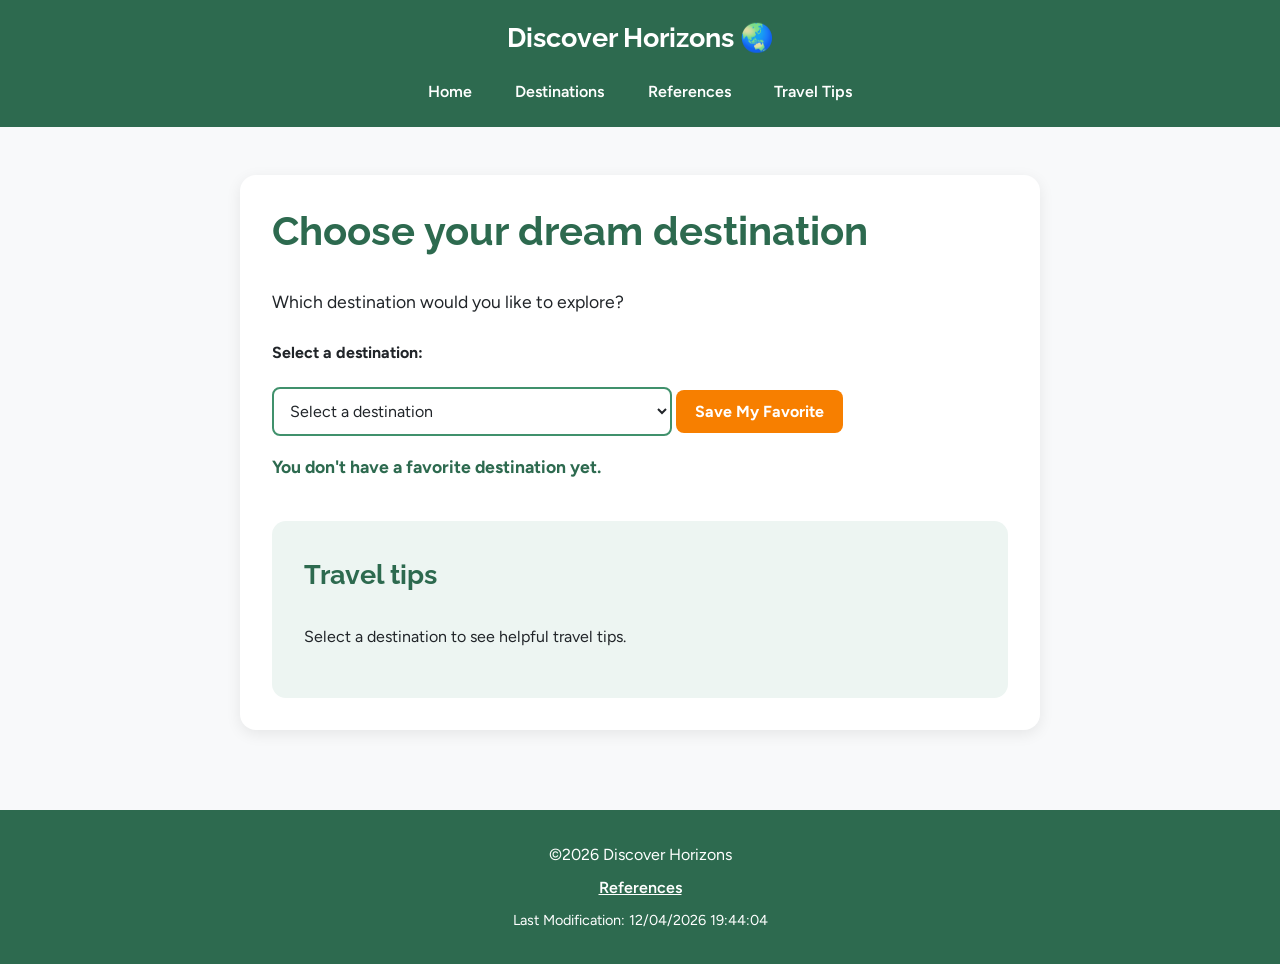
<file: project/travel-tips.html>
<!DOCTYPE html>
<html lang="en">
<head>
    <meta charset="UTF-8">
    <meta name="viewport" content="width=device-width, initial-scale=1.0">
    <title>Travel tips page</title>
    <meta name="author" content="Sariah Italletzy San Martin Erazo">
    <meta name="description" content="Travel tips page content the form for the project">
    <link rel="stylesheet" href="styles/project.css">
    <script src="scripts/project.js" defer></script>
    <link rel="preconnect" href="https://fonts.googleapis.com">
    <link rel="preconnect" href="https://fonts.gstatic.com" crossorigin>
    <link href="https://fonts.googleapis.com/css2?family=Figtree:ital,wght@0,300..900;1,300..900&family=Geist+Pixel&family=Google+Sans:ital,opsz,wght@0,17..18,400..700;1,17..18,400..700&family=Raleway:ital,wght@0,100..900;1,100..900&family=Roboto+Mono&display=swap" rel="stylesheet">
</head>
<body>
    <header>
        <div class="site-header">
            <a href="index.html" class="logo">Discover Horizons 🌏</a>
            <nav>
                <a href="index.html">Home</a>
                <a href="destinations.html">Destinations</a>
                <a href="references.html">References</a>
                <a href="travel-tips.html">Travel Tips</a>
            </nav>
        </div>
    </header>

    <main>
        <section class="favorite">
            <h1>Choose your dream destination</h1>
            <p>Which destination would you like to explore?</p>
            <form id="favoriteForm">
                <label for="favoriteDestination">Select a destination:</label>
                <select id="favoriteDestination" name="favoriteDestination">
                    <option value="">Select a destination</option>
                    <option value="new-zealand">New Zealand</option>
                    <option value="japan">Japan</option>
                    <option value="australia">Australia</option>
                    <option value="brazil">Brazil</option>
                </select>
                <button type="button" id="saveFavorite">Save My Favorite</button>
            </form>
            <p id="favoriteMessage"></p>
            <div id="travelTips" class="travel-tips">
                <h3>Travel tips</h3>
                <p>Select a destination to see helpful travel tips.</p>
            </div>
        </section>
    </main>
    
    <footer>
        <p>&copy;<span id="currentyear"></span>
        Discover Horizons</p>
        <p><a href="references.html">References</a></p>
        <p id="lastModified"></p>
    </footer>
</body>
</html>
</file>
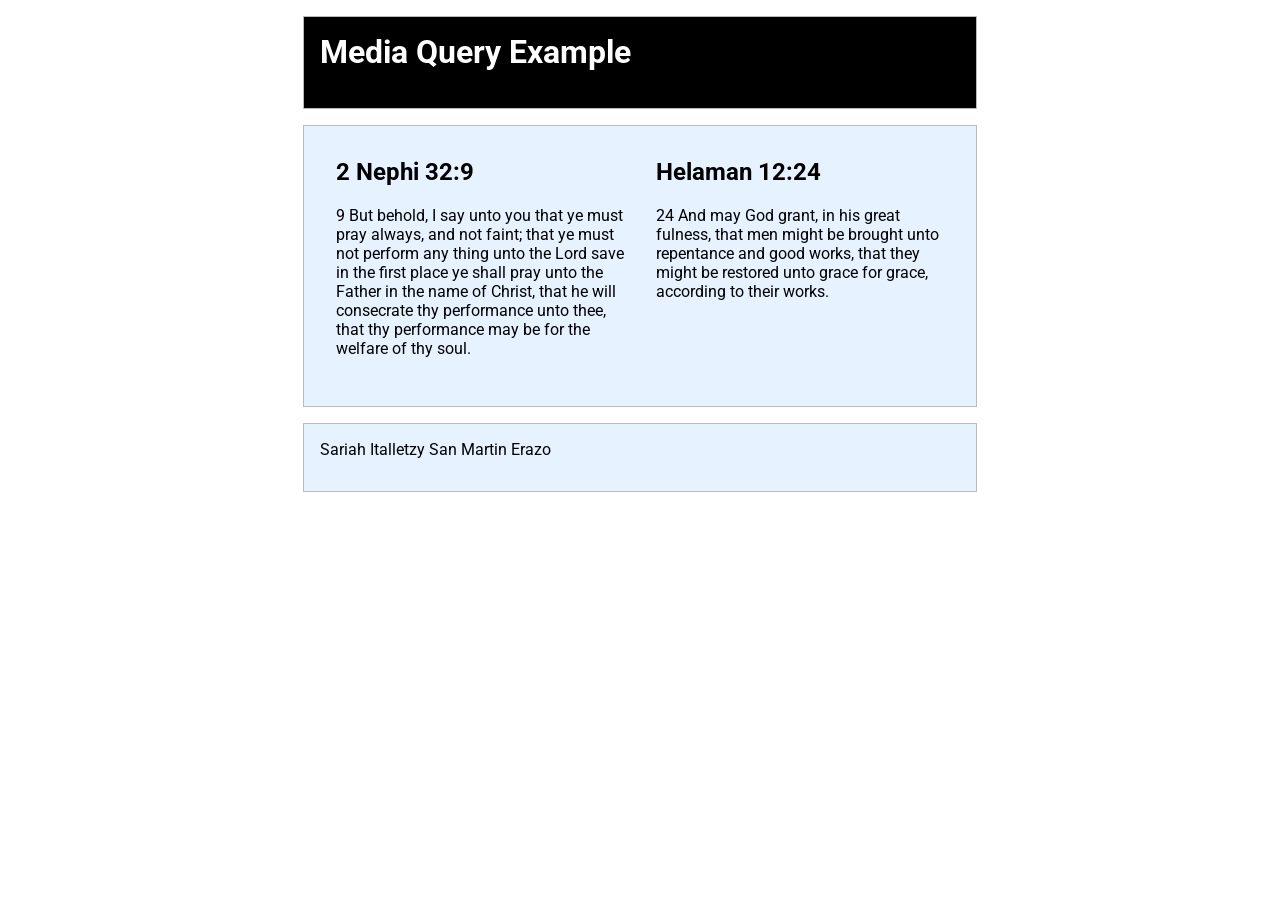
<file: week02/media-query.html>
<!DOCTYPE html>
<html lang="en">
<head>
    <meta charset="UTF-8">
    <meta name="viewport" content="width=device-width, initial-scale=1.0">
    <title>WDD 131 - Media Query Example</title>
    <meta name="description" content="Media query learning activity example page.">
    <meta name="author" content="Sariah Italletzy San Martin Erazo">
    <link rel="preconnect" href="https://fonts.googleapis.com">
    <link rel="preconnect" href="https://fonts.gstatic.com" crossorigin>
    <link href="https://fonts.googleapis.com/css2?family=Roboto&display=swap" rel="stylesheet">
    <link rel="stylesheet" href="styles/media-query.css">
    <link rel="stylesheet" href="styles/media-query-large.css">
    
</head>

<body>
    <header>
        <h1>Media Query Example</h1>
    </header>
    <main>
        <section>
            <h2>2 Nephi 32:9</h2>
            <p>9 But behold, I say unto you that ye must pray always, and not faint; that ye must not perform any thing unto the Lord save in the first place ye shall pray unto the Father in the name of Christ, that he will consecrate thy performance unto thee, that thy performance may be for the welfare of thy soul.</p>
        </section>
        <section>
            <h2>Helaman 12:24</h2>
            <p>24 And may God grant, in his great fulness, that men might be brought unto repentance and good works, that they might be restored unto grace for grace, according to their works.</p>
        </section>
    </main>
    <footer>
        <p> Sariah Italletzy San Martin Erazo</p>
    </footer>
</body>
</html>
</file>
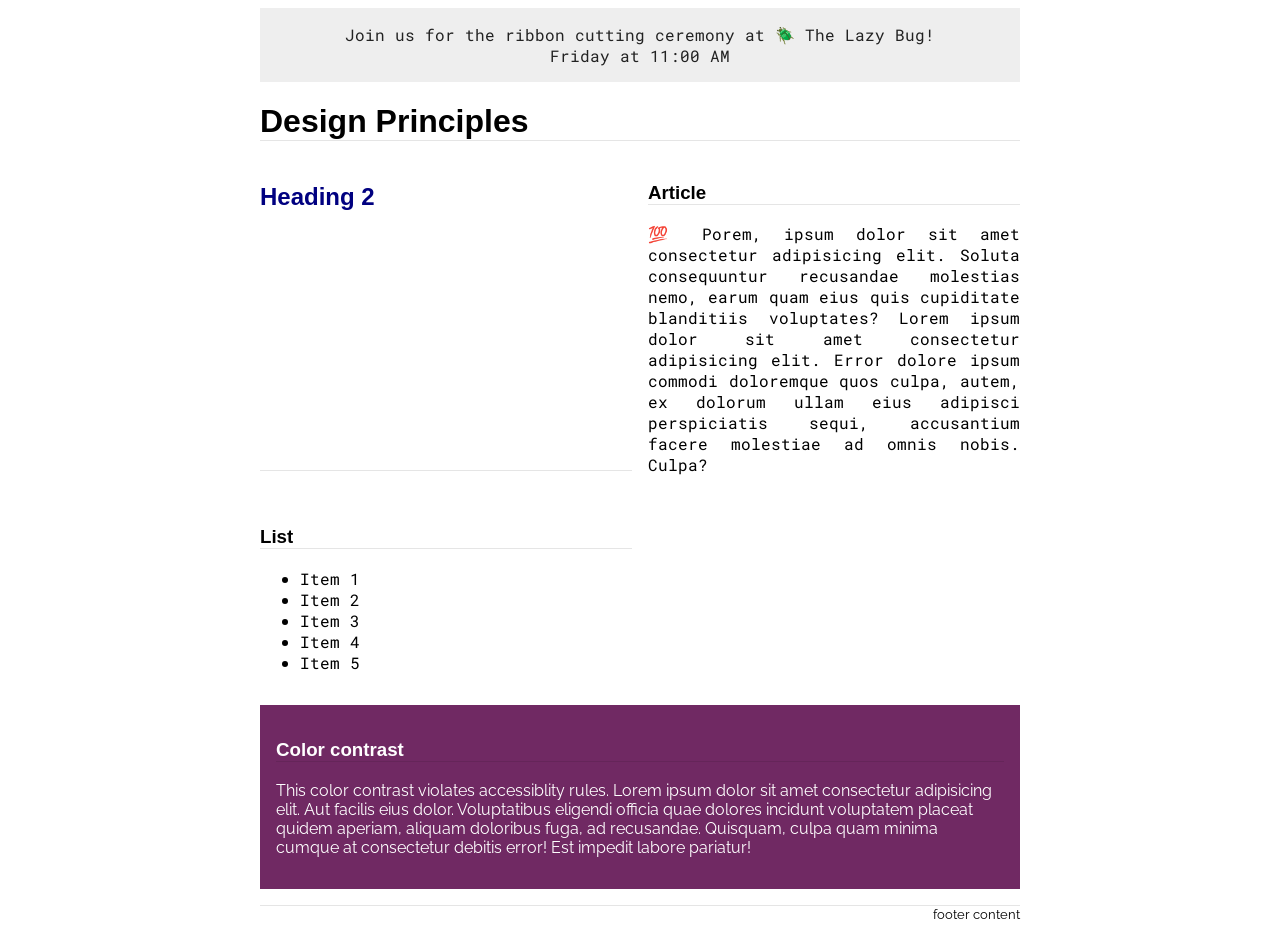
<file: week03/design.html>
<!DOCTYPE html>
<html lang="en">
<head>
    <meta charset="UTF-8">
    <meta name="viewport" content="width=device-width, initial-scale=1.0">
    <title>My Page</title>
    <link rel="preconnect" href="https://fonts.googleapis.com">
    <link rel="preconnect" href="https://fonts.gstatic.com" crossorigin>
    <link href="https://fonts.googleapis.com/css2?family=Geist+Pixel&family=Raleway:ital,wght@0,100..900;1,100..900&family=Roboto+Mono:ital,wght@0,100..700;1,100..700&display=swap" rel="stylesheet">
    <link rel="stylesheet" href="styles/design.css">
</head>
<body>
    <header>
        <div class="banner">
            Join us for the ribbon cutting ceremony at 🪲 The Lazy Bug!<br> Friday at 11:00 AM
            </div>
            <h1>Design Principles</h1>
    </header>
    <main>
        <h2>Heading 2</h2>
        <section>
            <h3>Article</h3>
            <article>
                <p>
                    💯 Porem, ipsum dolor sit amet consectetur adipisicing elit. Soluta consequuntur recusandae molestias nemo, earum quam eius quis cupiditate blanditiis voluptates? Lorem ipsum dolor sit amet consectetur adipisicing elit. Error dolore ipsum commodi doloremque quos culpa, autem, ex dolorum ullam eius adipisci perspiciatis sequi, accusantium facere molestiae ad omnis nobis. Culpa?
                </p>
            </article>
        </section>
        <section>
            <h3>List</h3>
            <ul>
                <li>Item 1</li>
                <li>Item 2</li>
                <li>Item 3</li>
                <li>Item 4</li>
                <li>Item 5</li>
            </ul>
        </section>
        <div class="callout">
            <h3>Color contrast</h3>
            <p>This color contrast violates accessiblity rules. Lorem ipsum dolor sit amet consectetur adipisicing elit. Aut facilis eius dolor. Voluptatibus eligendi officia quae dolores incidunt voluptatem placeat quidem aperiam, aliquam doloribus fuga, ad recusandae. Quisquam, culpa quam minima cumque at consectetur debitis error! Est impedit labore pariatur!
            </p>
        </div>
    </main>
    <footer>
        footer content
    </footer>
</body>
</html>
</file>
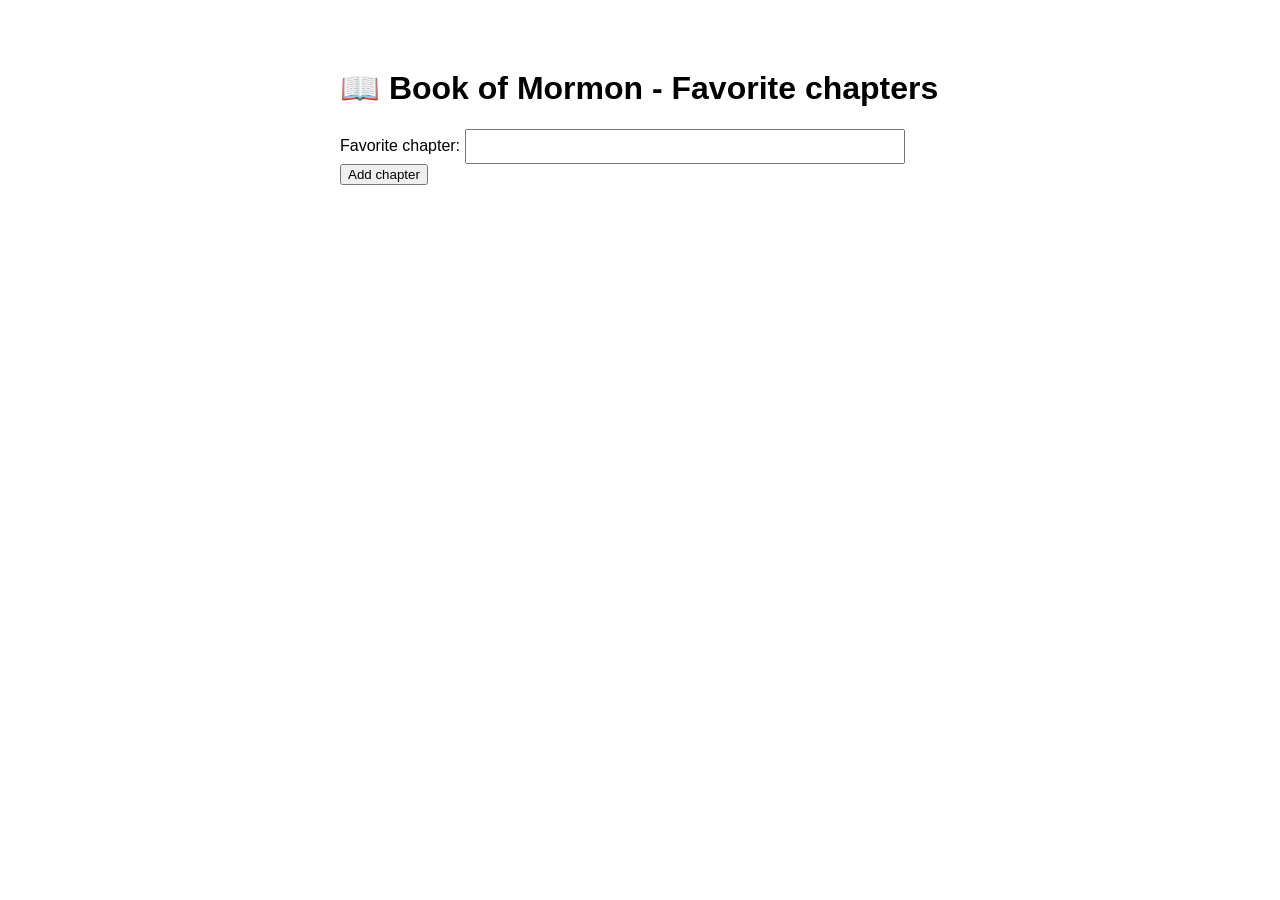
<file: week05/bom.html>
<!DOCTYPE html>
<html lang="en">
<head>
    <meta charset="UTF-8">
    <meta name="viewport" content="width=device-width, initial-scale=1.0">
    <title>My page</title>
    <meta name="author" content="Sariah Italletzy San Martin Erazo">
    <meta name="description" content="My page for week 05">
    <link rel="stylesheet" href="bom.css">
</head>
<body>
    <h1>📖 Book of Mormon - Favorite chapters</h1>
    <label for="favchap"> Favorite chapter: </label>
    <input type="text" id="favchap">
    <button>Add chapter</button>
    <ul id="list"></ul>
</body>
</html>
</file>
<file: styles/base.css>
:root {
    /* Colors */
    --primary-color: #1f5673;
    --secondary-color: #2f2f2f;
    --accent-color: #f4f4f4;
    --text-color: #222222;
    --white: #ffffff;
    --border-color: #cccccc;
    --light-yellow: #ffe66d;

    /* Fonts */
    --heading-font: "Lora", serif;
    --body-font: "Roboto", sans-serif;
}

* {
    box-sizing: border-box;
}

body {
    margin: 0;
    font-family: var(--body-font);
    color: var(--text-color);
    background-color: var(--white);
}

header {
    background-color: var(--primary-color);
    color: var(--white);
    text-align: center;
}

#course-title {
    display: block;
    padding: 1rem;
    font-family: var(--heading-font);
    font-size: 1.4rem;
    font-weight: 700;
}

nav {
    display: flex;
    justify-content: space-around;
    background-color: var(--secondary-color);
}

nav a {
    flex: 1 1 auto;
    display: block;
    color: var(--white);
    text-decoration: none;
    padding: 1rem;
    text-align: center;
}

nav a:hover {
    background-color: var(--white);
    color: var(--secondary-color);
    font-weight: 700;
}

main {
    max-width: 1000px;
    margin: 0 auto;
    padding: 1rem;
    display: grid;
    grid-template-columns: 2fr 1fr;
    gap: 1rem;
}

h1 {
    grid-column: 1 / 3;
    text-align: center;
    font-family: var(--heading-font);
    color: var(--text-color);
}

.card {
    border: 1px solid var(--border-color);
    border-radius: 8px;
    overflow: hidden;
    background-color: var(--white);
}

.card h2 {
    margin: 0;
    padding: 0.75rem;
    background-color: var(--primary-color);
    color: var(--white);
    text-align: center;
    font-family: var(--heading-font);
}

.card p {
    padding: 1rem;
    line-height: 1.6;
}

.card img {
    max-width: 200px;
    height: auto;
    display: block;
    margin: 1rem auto;
}

footer {
    background-color: var(--primary-color);
    color: var(--white);
    text-align: center;
    padding: 1rem;
    margin-top: 1rem;
}

footer p {
    margin: 0.4rem;
}

#lastModified {
    color: var(--light-yellow);
    font-size: 0.9rem;
}
</file>
<file: project/styles/project.css>
:root {
    /* Color palette */
    --mountain-green: #2D6A4F;
    --jungle-green: #40916C;
    --sunset-orange: #F77F00;
    --golden-sun: #FFB703;
    --sky-background: #F8F9FA;
    --volcano-text: #212529;

    /* Additional colors */
    --white: #FFFFFF;
    --light-green: #EDF5F2;
    --light-orange: #FFF3E6;
    --border-color: #D8E2DC;
    --dark-green: #1B4332;

    /* Fonts */
    --heading-font: "Raleway", sans-serif;
    --body-font: "Figtree", sans-serif;
}

* {
    box-sizing: border-box;
}

html {
    scroll-behavior: smooth;
}

body {
    margin: 0;
    font-family: var(--body-font);
    color: var(--volcano-text);
    background-color: var(--sky-background);
    line-height: 1.6;
}

img {
    display: block;
    max-width: 100%;
}

a {
    color: var(--mountain-green);
}

a:hover {
    color: var(--sunset-orange);
}


/* ==============================
   HEADER
   ============================== */

header {
    background-color: var(--mountain-green);
    color: var(--white);
    padding: 1rem;
}

.site-header {
    max-width: 1100px;
    margin: 0 auto;
}

.logo {
    display: block;
    margin-bottom: 0.8rem;

    color: var(--white);
    font-family: var(--heading-font);
    font-size: 1.7rem;
    font-weight: 700;
    text-decoration: none;
    text-align: center;
}

.logo:hover {
    color: var(--golden-sun);
}

nav {
    display: flex;
    justify-content: center;
    align-items: center;
    gap: 1.5rem;
}

nav a {
    color: var(--white);
    text-decoration: none;
    font-weight: 600;
    padding: 0.4rem 0.6rem;
    border-radius: 6px;
}

nav a:hover,
nav a:focus {
    color: var(--dark-green);
    background-color: var(--golden-sun);
}

main {
    max-width: 1000px;
    margin: 0 auto;
    padding: 3rem 1.5rem;
    min-height: 500px;
}

h1,
h2,
h3,
h4 {
    font-family: var(--heading-font);
}

h1 {
    color: var(--mountain-green);
    font-size: 2.5rem;
    line-height: 1.2;
}

h2 {
    color: var(--mountain-green);
    font-size: 2rem;
    line-height: 1.3;
}

h3 {
    color: var(--mountain-green);
}

.hero {
    min-height: 400px;

    display: flex;
    align-items: center;
    justify-content: center;

    margin-bottom: 3rem;
    padding: 3rem 2rem;

    background:
        linear-gradient(
            rgba(27, 67, 50, 0.65),
            rgba(45, 106, 79, 0.65)
        ),
        url("../images/index-image.webp") center / cover no-repeat;

    border-radius: 16px;
}

.hero-content {
    max-width: 650px;
    text-align: center;
    color: var(--white);
}

.hero-content h1 {
    margin-top: 0;
    color: var(--white);
    font-size: 3rem;
}

.hero-content p {
    font-size: 1.2rem;
    margin-bottom: 1.5rem;
}

.hero-content > a {
    display: inline-block;

    padding: 0.8rem 1.4rem;

    background-color: var(--sunset-orange);
    color: var(--white);

    border-radius: 8px;

    font-weight: 700;
    text-decoration: none;
}

.hero-content > a:hover {
    background-color: var(--golden-sun);
    color: var(--dark-green);
}

main > div > article {
    max-width: 700px;
    margin: 0 auto 3rem;
    background-color: var(--white);
    border-radius: 14px;
    overflow: hidden;
    box-shadow: 0 4px 15px rgba(0, 0, 0, 0.08);
}

main > div > article img {
    width: 100%;
    height: auto;
}

main > div > article p {
    margin: 0;
    padding: 1rem;
    color: var(--mountain-green);
    font-family: var(--heading-font);
    font-size: 1.2rem;
    font-weight: 700;
    text-align: center;
}


.intro {
    margin-bottom: 3rem;
    padding: 2rem;

    background-color: var(--white);

    border-left: 6px solid var(--jungle-green);
    border-radius: 12px;

    box-shadow: 0 3px 12px rgba(0, 0, 0, 0.06);
}

.intro h2 {
    margin-top: 0;
}

.intro p {
    max-width: 800px;
}


.featured {
    margin-bottom: 2rem;
    padding: 2rem;

    background-color: var(--light-green);

    border-radius: 14px;

    text-align: center;
}

.featured h1 {
    margin-top: 0;
    margin-bottom: 0.8rem;
}

.featured p {
    max-width: 700px;
    margin: 0 auto;
}

.destination-grid {
    display: grid;

    grid-template-columns: repeat(2, 1fr);

    gap: 2rem;
}

.destination-card {
    display: flex;
    flex-direction: column;

    background-color: var(--white);

    border: 1px solid var(--border-color);
    border-radius: 14px;

    overflow: hidden;

    box-shadow: 0 4px 12px rgba(0, 0, 0, 0.08);

    transition:
        transform 0.2s ease,
        box-shadow 0.2s ease;
}

.destination-card:hover {
    transform: translateY(-5px);

    box-shadow: 0 8px 20px rgba(0, 0, 0, 0.12);
}

.destination-card img {
    width: 100%;
    height: 230px;
    object-fit: cover;
}

.card-content {
    display: flex;
    flex-direction: column;
    flex-grow: 1;

    padding: 1.5rem;
}

.card-content h3 {
    margin-top: 0;
    margin-bottom: 0.5rem;
    font-size: 1.5rem;
}

.card-content p {
    flex-grow: 1;
    margin-top: 0;
}

.card-content a {
    display: inline-block;
    align-self: flex-start;

    margin-top: 1rem;
    padding: 0.6rem 1rem;

    background-color: var(--jungle-green);
    color: var(--white);

    border-radius: 7px;

    font-weight: 600;
    text-decoration: none;
}

.card-content a:hover {
    background-color: var(--sunset-orange);
    color: var(--white);
}

.favorite {
    max-width: 800px;
    margin: 0 auto;

    padding: 2rem;

    background-color: var(--white);

    border-radius: 16px;

    box-shadow: 0 4px 15px rgba(0, 0, 0, 0.08);
}

.favorite h1 {
    margin-top: 0;
}

.favorite > p {
    font-size: 1.1rem;
}

#favoriteForm {
    margin-top: 1.5rem;
}

label {
    display: block;

    margin-bottom: 0.5rem;

    font-weight: 700;
}

select {
    width: 100%;
    max-width: 400px;

    padding: 0.75rem;

    border: 2px solid var(--jungle-green);
    border-radius: 8px;

    background-color: var(--white);

    color: var(--volcano-text);

    font-family: var(--body-font);
    font-size: 1rem;
}

select:focus {
    outline: 3px solid rgba(255, 183, 3, 0.35);
    border-color: var(--sunset-orange);
}

button {
    margin-top: 1rem;

    padding: 0.75rem 1.2rem;

    border: none;
    border-radius: 8px;

    background-color: var(--sunset-orange);
    color: var(--white);

    font-family: var(--body-font);
    font-size: 1rem;
    font-weight: 700;

    cursor: pointer;
}

button:hover,
button:focus {
    background-color: var(--golden-sun);
    color: var(--dark-green);
}


#favoriteMessage {
    min-height: 1.5rem;

    color: var(--mountain-green);

    font-weight: 700;
}


.travel-tips {
    margin-top: 2.5rem;
    padding: 2rem;

    background-color: var(--light-green);

    border-radius: 14px;
}

.travel-tips h3 {
    margin-top: 0;
    font-size: 1.7rem;
}

.travel-tips > p {
    line-height: 1.6;
}

.tip {
    margin-top: 1rem;
    padding: 1.2rem;

    background-color: var(--white);

    border-left: 5px solid var(--jungle-green);
    border-radius: 10px;

    box-shadow: 0 2px 8px rgba(0, 0, 0, 0.05);
}

.tip h4 {
    margin-top: 0;
    margin-bottom: 0.5rem;

    color: var(--mountain-green);

    font-size: 1.1rem;
}

.tip p {
    margin-bottom: 0;
}


main > h1 {
    text-align: center;
    margin-bottom: 2rem;
}

main > section:not(.hero):not(.intro):not(.featured):not(.favorite) {
    margin-bottom: 2rem;
    padding: 2rem;

    background-color: var(--white);

    border-radius: 14px;

    border-top: 5px solid var(--jungle-green);

    box-shadow: 0 3px 12px rgba(0, 0, 0, 0.06);
}

main > section h2 {
    margin-top: 0;
}

main > section ul {
    padding-left: 1.5rem;
}

main > section li {
    margin-bottom: 0.7rem;
}

main > section li a {
    font-weight: 600;
}


footer {
    margin-top: 2rem;

    padding: 1.5rem;

    background-color: var(--mountain-green);

    color: var(--white);

    text-align: center;
}

footer p {
    margin: 0.5rem 0;
}

footer a {
    color: var(--white);
    font-weight: 600;
}

footer a:hover {
    color: var(--golden-sun);
}

#lastModified {
    font-size: 0.9rem;
}


@media (max-width: 800px) {

    main {
        padding: 2rem 1rem;
    }

    .destination-grid {
        grid-template-columns: 1fr;
    }

    .hero-content h1 {
        font-size: 2.4rem;
    }
}

@media (max-width: 600px) {

    header {
        padding: 1rem 0.8rem;
    }

    .logo {
        font-size: 1.4rem;
    }

    nav {
        flex-direction: column;
        gap: 0.4rem;
    }

    nav a {
        display: block;
    }

    main {
        padding: 1.5rem 1rem;
    }

    h1 {
        font-size: 2rem;
    }

    h2 {
        font-size: 1.6rem;
    }

    .hero {
        min-height: 350px;
        padding: 2rem 1rem;
    }

    .hero-content h1 {
        font-size: 2.1rem;
    }

    .hero-content p {
        font-size: 1rem;
    }

    .intro,
    .favorite,
    .featured,
    .travel-tips {
        padding: 1.5rem;
    }

    .destination-card img {
        height: 200px;
    }

    select {
        max-width: 100%;
    }

    button {
        width: 100%;
    }
}
</file>
<file: styles/form.css>
:root {
    /* Colors */
    --forest-green: #2D6A4F;
    --jungle-green: #40916C;
    --sunset-orange: #F77F00;
    --golden-yellow: #FFB703;
    --light-background: #F8F9FA;
    --dark-text: #212529;
    --white: #FFFFFF;

    /* Typography */
    --heading-font: "Lora", serif;
    --body-font: "Roboto Mono", monospace;
}

body {
    margin: 0;
    font-family: var(--body-font);
    color: var(--dark-text);
    background-color: var(--light-background);
}

.required {
    color: var(--sunset-orange);
}

header {
    background-color: var(--forest-green);
    color: var(--white);
    text-align: center;
    padding: 1.5rem;
}

h1 {
    margin: 0;
    font-family: var(--heading-font);
}

main {
    max-width: 600px;
    margin: 2rem auto;
    padding: 1rem;
}

form {
    background-color: var(--white);
    padding: 1.5rem;
    border-radius: 10px;
    box-shadow: 0 2px 8px rgba(0, 0, 0, 0.1);
}

form > div {
    margin-bottom: 1.5rem;
}

label {
    display: block;
    margin-bottom: 0.5rem;
    font-weight: 700;
}

select,
input[type="date"],
input[type="text"],
textarea {
    width: 100%;
    padding: 0.75rem;
    border: 1px solid #999;
    border-radius: 6px;
    font-family: var(--body-font);
    font-size: 1rem;
    box-sizing: border-box;
}

select:focus,
input:focus,
textarea:focus {
    outline: 3px solid var(--golden-yellow);
    border-color: var(--forest-green);
}

fieldset {
    margin-bottom: 1.5rem;
    padding: 1rem;
    border: 2px solid var(--jungle-green);
    border-radius: 8px;
}

legend {
    padding: 0 0.5rem;
    font-family: var(--heading-font);
    font-weight: 700;
    color: var(--forest-green);
}

fieldset label {
    display: inline-block;
    margin-right: 0.5rem;
    font-size: 1.4rem;
}

input[type="submit"] {
    width: 100%;
    padding: 0.8rem;
    border: none;
    border-radius: 6px;
    background-color: var(--sunset-orange);
    color: var(--white);
    font-family: var(--body-font);
    font-size: 1rem;
    font-weight: 700;
    cursor: pointer;
}

input[type="submit"]:hover {
    background-color: var(--golden-yellow);
    color: var(--dark-text);
}

footer {
    margin-top: 2rem;
    padding: 1.5rem;
    background-color: var(--forest-green);
    color: var(--white);
    text-align: center;
}

footer p {
    margin: 0.5rem;
}

/* Larger screens */

@media screen and (min-width: 600px) {

    main {
        max-width: 800px;
        padding: 2rem;
    }

    form {
        max-width: 700px;
        margin: 0 auto;
    }
}
</file>
<file: styles/place.css>
:root {
    --primary-color: #006847;
    --secondary-color: #ce1126;
    --background-color: #ffffff;
    --card-background: rgba(255, 255, 255, 0.92);
    --text-color: #222222;
    --border-color: #cccccc;
    --heading-font: Georgia, serif;
    --body-font: Arial, Helvetica, sans-serif;
}

* {
    box-sizing: border-box;
}

body {
    margin: 0;
    font-family: var(--body-font);
    color: var(--text-color);
    background-color: var(--background-color);
    max-width: 1200px;
    margin: 0 auto;
}

header {
    padding: 1.5rem;
    color: white;
    text-align: center;
    background-color: var(--primary-color);
    border-bottom: 8px solid var(--secondary-color);
}

h1,
h2 {
    font-family: var(--heading-font);
}

h1 {
    margin: 0;
    font-size: 2rem;
}

header,
main,
footer {
    max-width: 1200px;
    margin: 0 auto;
}

main {
    display: flex;
    flex-direction: column;
}

.hero,
.hero img {
    display: block;
    width: 100%;
    height: auto;
}

.hero img {
    height: auto;
    width: 100%;
}

.information-card {
    width:auto;
    margin: 0.75rem;
    padding: 1rem;
    border: 1px solid var(--border-color);
    background-color: var(--background-color);
}

.information-card h2 {
    margin-top: 0;
    text-align: center;
}

dl {
    margin: 0;
}

dl div {
    display: grid;
    grid-template-columns: 1fr 1fr;
    gap: 0.5rem;
    margin-bottom: 0.5rem;
}

dt {
    font-weight: 700;
    text-align: right;
}

dd {
    margin: 0;
    text-align: left;
}

.weather-icon {
    display: block;
    width: 64px;
    height: 64px;
    margin: 0 auto 1rem;
}

footer {
    padding: 1rem;
    color: white;
    text-align: center;
    background-color: var(--primary-color);
    border-top: 8px solid var(--secondary-color);
}

footer p {
    margin: 0.4rem 0;
}

/* Wider-screen layout */

@media screen and (min-width: 700px) {
    h1 {
        font-size: 2.5rem;
    }

    main {
        position: relative;
        display: block;
    }

    body {
        max-width: 1200px;
        margin: 0 auto;
    }

    .hero img {
        width: 100%;
        display: block;
        height:auto;
    }

    .information-card {
        position: static;
        width: auto;
        margin: 0.75rem;
        padding: 1rem;
        border: 1px solid var(--background-color);
        background-color: var(--card-background);
        box-shadow: 0 2px 10px rgba(0, 0, 0, 0.3);
    }

    .information-card h2 {
        margin: -0.5rem 0 1rem -1.5rem;
        padding: 0.75rem;
        color: white;
        text-align: left;
        background-color: var(--primary-color);
    }

    .data {
        top: 2rem;
        left: 2rem;
    }

    .weather {
        right: 1.5rem;
        bottom: 2rem;
    }

    .weather-icon {
        display: none;
    }

    .weather h2::after {
        content: " ⛅";
    }
}
</file>
<file: styles/TABLE-ACME.CSS>
body {
  padding: 5%;
}

table {
  width: 400px;
  border: 1px solid rgba(0, 0, 0, 0.1);
  border-collapse: collapse;

  caption {
    caption-side: bottom;
    font-size: smaller;
    padding: 0.2rem;
  }

  th,
  td {
    padding: 0.5em 1rem;
    border: 1px solid rgba(0, 0, 0, 0.1);
    white-space: pre;
  }

  thead th,
  tbody td {
    text-align: center;
  }

  thead {
    color: #fff;
    background: #000;

    th {
      padding: 1rem;
      font-size: larger;
    }

    tr:nth-last-child(1) {
      background-color: #333;
    }
  }

  tbody tr:nth-child(even) {
    background-color: #eee;
  }
}

.blank {
  background-color: #000;
}
</file>
<file: styles/temples.css>
:root {
    /* Colors */
    --primary-color: #5b1f84;
    --secondary-color: #3d1659;
    --accent-color: #f4eef9;
    --text-color: #222222;
    --white: #ffffff;
    --border-color: #d5c7e2;

    /* Fonts */
    --heading-font: "Geist Pixel", sans-serif;
    --body-font: "Roboto Mono", monospace;
}

* {
    box-sizing: border-box;
}

body {
    margin: 0;
    font-family: var(--body-font);
    color: var(--text-color);
    background-color: var(--white);
}

/* Header */

header {
    position: relative;
    background-color: var(--primary-color);
    color: var(--white);
}

header h1, h2 {
    margin: 0;
    padding: 1rem;
    font-family: var(--heading-font);
    text-align: center;
}

/* Hamburger button */

#menu {
    display: block;
    position: absolute;
    top: 1rem;
    right: 1rem;
    border: 0;
    background: none;
    color: var(--white);
    font-size: 2rem;
    cursor: pointer;
}

#menu::before {
    content: "☰";
}

#menu.open::before {
    content: "✕";
}

/* Mobile navigation */

.navigation {
    display: none;
    flex-direction: column;
    background-color: var(--secondary-color);
}

.navigation.open {
    display: flex;
}

.navigation a {
    display: block;
    padding: 1rem;
    color: var(--white);
    text-align: center;
    text-decoration: none;
}

.navigation a:focus {
    background-color: var(--accent-color);
    color: var(--secondary-color);
    font-weight: 700;
}

.navigation a:hover {
    background-color: var(--secondary-color);
    color: var(--white);
    font-weight: 700;
}

/* Main content */

main {
    max-width: 1000px;
    margin: 0 auto;
    padding: 1rem;
}

main h1 {
    margin: 0 0 1rem;
    font-family: var(--heading-font);
    color: var(--primary-color);
    text-align: center;
}

h2 {
    color:var(--white)
}

/* Temple gallery */

.container {
    display: grid;
    grid-template-columns: 1fr;
    gap: 1rem;
}

figure {
    margin: 0;
    padding: 1rem;
    border: 1px solid var(--border-color);
    border-radius: 8px;
    background-color: var(--accent-color);
    text-align: center;
}

figure img {
    display: block;
    width: 100%;
    height: auto;
    border-radius: 6px;
}

figcaption {
    margin-top: 0.75rem;
    font-weight: 700;
}

/* Footer */

footer {
    margin-top: 1rem;
    padding: 1rem;
    background-color: var(--primary-color);
    color: var(--white);
    text-align: center;
}

footer p {
    margin: 0.35rem;
}
</file>
<file: styles/temples-large.css>
@media screen and (min-width: 700px) {
    header {
        display: flex;
        align-items: center;
        justify-content: space-between;
        padding-left: 1rem;
    }

    header h1, h2 {
        padding: 1rem 0;
        text-align: left;
    }

    #menu {
        display: none;
    }

    nav,
    .navigation {
        display: flex;
        flex-direction: row;
        background-color: transparent;
    }

    nav a {
        padding: 1.25rem 1rem;
    }

    .container {
        grid-template-columns: repeat(3, 1fr);
    }
}
</file>
<file: project/siteplan.css>
:root {
    /*colors*/
    --mountain-green: #2D6A4F;
    --jungle-green: #40916C;
    --sunset-orange: #f77f00;
    --golden-sun: #ffb703;
    --sky-background: #f8f9fa;
    --volcano-text: #212529;
    --heading-font: "Lora", serif;
    --body-font: "Roboto", sans-serif;
}

body {
    margin: 0;
    font-family: var(--body-font);
}

header {
    color: white;
    background-color: var(--mountain-green);
    text-align: center;
    padding: 1rem;
}

h1, h2, h3 {
    color: var(--mountain-green);
    font-family: var(--heading-font);
}

main {
    color: var(--volcano-text);
    background-color: var(--sky-background);
    padding: 1rem;
    max-width: 900px;
    margin: auto;
}


footer {
    color: white;
    background-color: var(--mountain-green);
    padding: 1rem;
    text-align: center;
    margin-top: 2rem;
}

section {
    margin-bottom: 2rem;
}
</file>
<file: week02/styles/media-query.css>
:root {
    --primary-color: #bbb;
    --secondary-color: #e6f2ff;
    --ter-color: #fff;
    --one: #000;
}

body {
    font-family: 'Roboto', sans-serif;
}

header, main, footer {
    max-width: 640px;
    margin: 1rem auto;
    border: 1px solid var(--primary-color);
    padding: 1rem;
    background-color: var(--secondary-color);
}

main {
    display: grid;
    grid-template-columns: 1fr ;
    grid: 1rem;
}

section {
    padding: 1rem;
    background-color: var(--ter--color);
}

h1, h2, p { 
    margin-top: 0;
}
</file>
<file: week02/styles/media-query-large.css>
@media screen and (min-width: 500px) {
  header {
    background-color: #000;
    color: #fff;
  }


main {
    grid-template-columns: 1fr 1fr;
}
}
</file>
<file: week03/styles/design.css>
:root {
    --heading-font: "Geist Pixel", sans-serif;
    --body-font: "Roboto Mono", monospace;
    --accent-font: "Raleway", sans-serif;
}
body {
	font-family: var(--body-font);
}

h1, h2, h3 {
    font-family: var(--heading-font);
    border-bottom: 1px solid rgba(0, 0, 0, 0.1);
}

header,
main,
footer {
	max-width: 760px;
	margin: 0 auto;
    display: grid;
}

.banner {
	padding: 1rem;
	background-color: #eee;
	text-align: center;
	color: #222;
}

h1 {
	border-bottom: 1px solid rgba(0, 0, 0, 0.1);
}

main {
	display: grid;
	grid-template-columns: 1fr 1fr;
	gap: 1rem;
}

h2 {
	color: navy;
	text-align: left;
}

article p {
	text-align: justify;
}

.callout {
	color: white;
	background-color: #702963;
    font-family: var(--accent-font);
	padding: 1rem;
	grid-column: 1 / -1;
}

footer {
	margin-top: 1rem;
	border-top: 1px solid rgba(0, 0, 0, 0.1);
	font-size: smaller;
	text-align: right;
    font-family: var(--accent-font);
}
</file>
<file: week05/bom.css>
body {
    font-family: Arial, Helvetica, sans-serif;
    max-width: 600px;
    margin: 2rem auto;
    padding: 1rem;
}

input {
    padding: .5rem;
    width: 70%;
}

li button {
    cursor: pointer;
}
</file>
